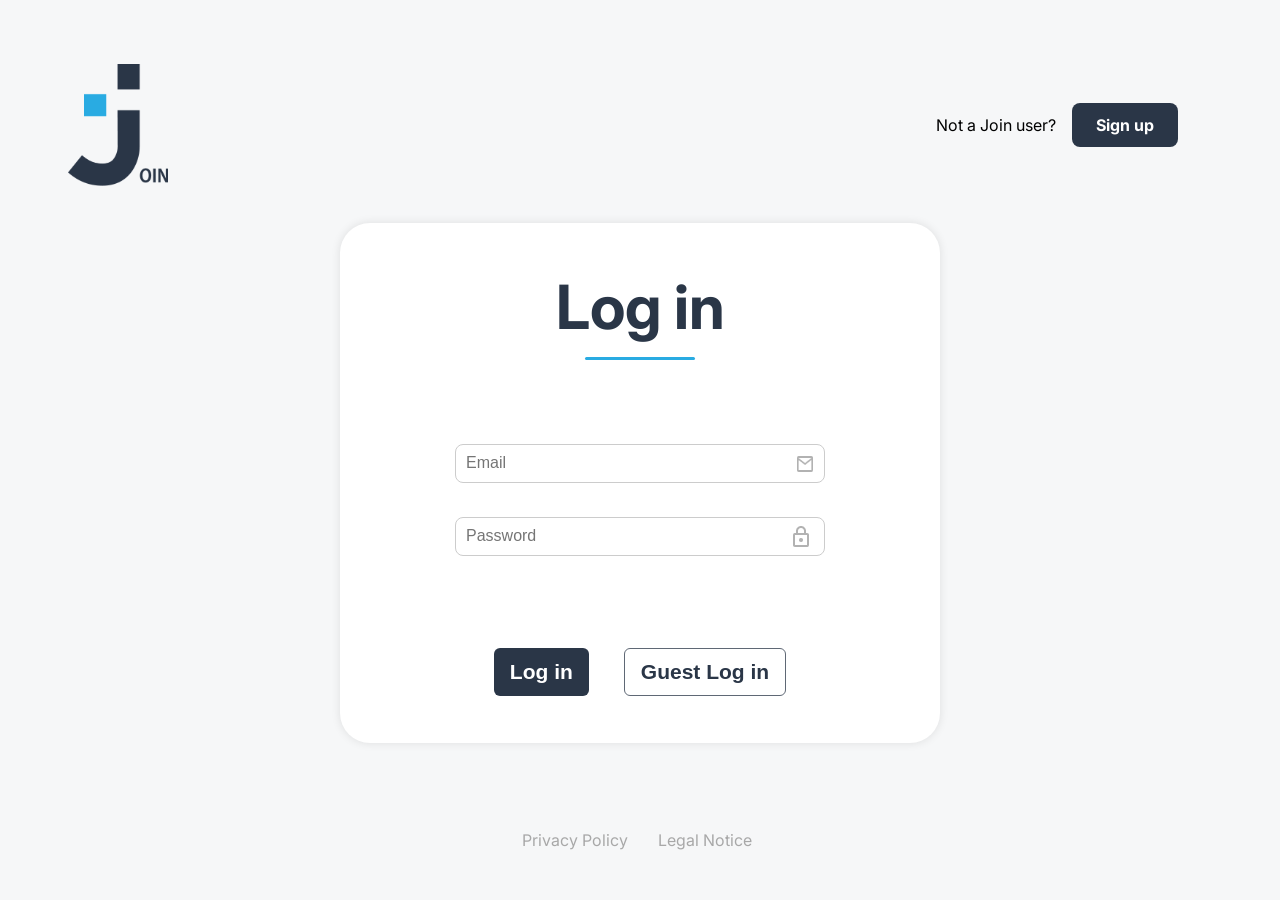
<file: index.html>
<!DOCTYPE html>
<html lang="en">
<head>
    <meta charset="UTF-8">
    <meta name="viewport" content="width=device-width, initial-scale=1.0">
    <title>Join – Log in</title>
    <link rel="icon" href="./assets/icons/favicon.svg" type="image/png">
    <link rel="stylesheet" href="./style.css">
    <link rel="stylesheet" href="./styles/main.css">
    <link rel="stylesheet" href="./styles/login.css">
    <link rel="stylesheet" href="./styles/splash.css">
</head>
<body class="logIn">

    <div class="splashLogoContainer" id="splashLogoContainer">
        <picture>
            <source media="(max-width: 600px)" srcset="./assets/img/logo.png">
            <img class="logoImage" id="splashLogo" src="./assets/img/logo_dark.png" alt="Join Logo">
        </picture>
    </div>

    <div class="loginPageWrapper">
        <header class="logInHeader fadeHeader">
            <img class="logInLogo" src="./assets/img/logo_dark.png" alt="Join Logo">
            <div class="signupContainer">
                <span>Not a Join user?</span>
                <a href="./htmls/signup.html">Sign up</a>
            </div>
        </header>

        <main class="logInMain fadeMain">
            <div class="logInBox">

                <h1>Log in</h1>

                <p id="msgBox" class="msgBox"></p>

                <form action="#" novalidate>

                    <div class="inputField">
                        <input
                            id="loginEmail"
                            type="email"
                            name="email"
                            placeholder="Email"
                            aria-label="Email"
                        >
                        <img class="inputIcon" src="./assets/icons/mail.png" alt="" aria-hidden="true">
                    </div>
                    <span id="loginEmailError" class="inputError">Please enter a valid email address</span>

                    <div class="inputField loginInputWrapper">
                        <input
                            id="loginPassword"
                            type="password"
                            name="password"
                            placeholder="Password"
                            aria-label="Password"
                        >
                        <img
                            id="loginPasswordToggle"
                            class="inputIcon passwordToggle"
                            src="./assets/icons/lock.png"
                            alt="Toggle password visibility"
                            role="button"
                            tabindex="0"
                        >
                    </div>

                    <p class="wrongDataAlert">Check your email and password. Please try again.</p>

                    <div class="loginButtons">
                        <button class="logInBtn" type="submit">Log in</button>
                        <button class="guestBtn" type="button" id="guestLoginBtn">Guest Log in</button>
                    </div>

                </form>

            </div>
        </main>

        <footer class="logInFooter fadeFooter">
            <a href="./htmls/privacy_policy.html">Privacy Policy</a>
            <a href="./htmls/legal_notice.html">Legal Notice</a>
        </footer>
    </div>

    <div class="landscape_blocker">
        <p>Please rotate your device.</p>
    </div>

    <script src="./scripts/firebase.js" defer></script>
    <script src="./scripts/splashlogo.js" defer></script>
    <script src="./scripts/password_toggle.js" defer></script>
    <script src="./scripts/login.js" defer></script>
</body>
</html>
</file>
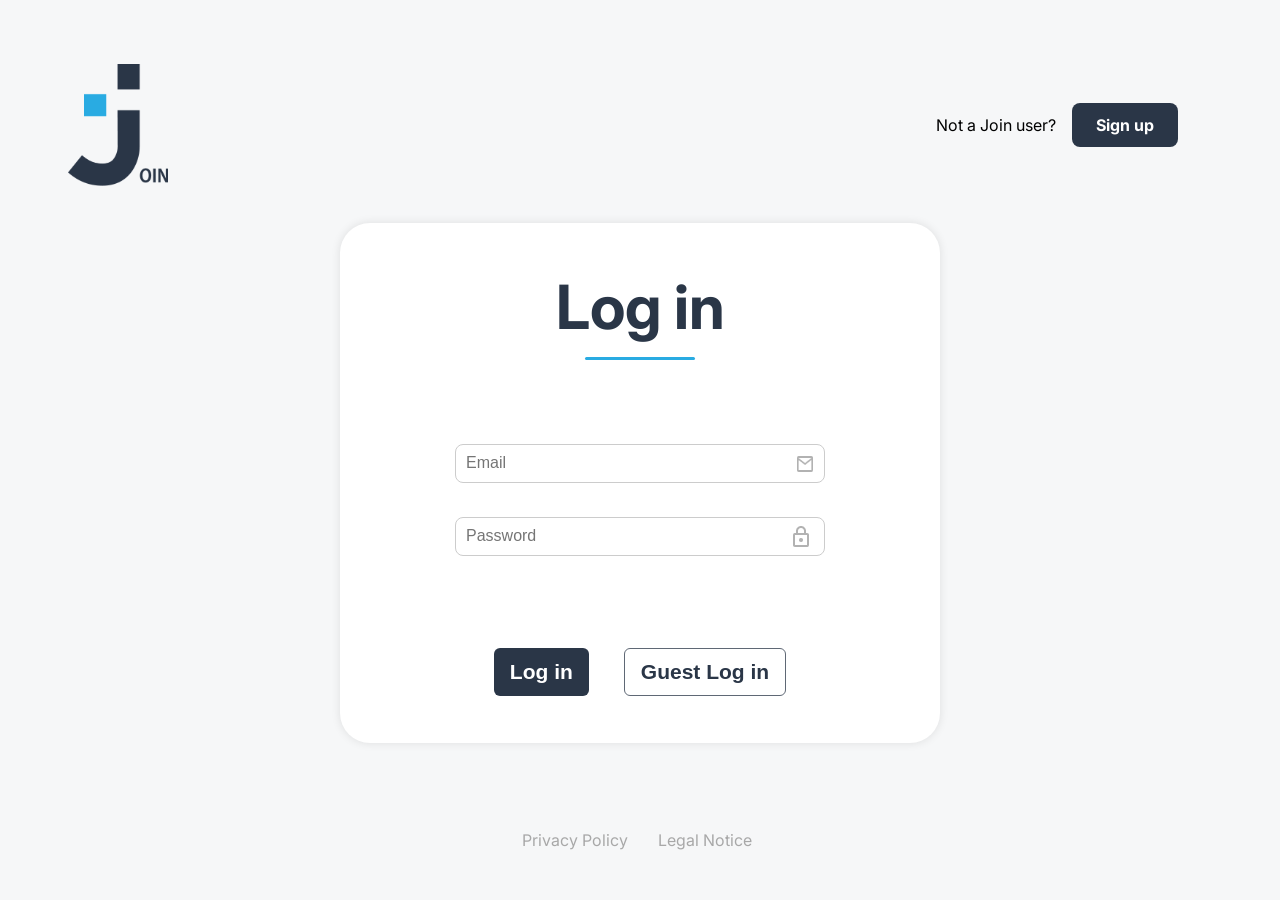
<file: htmls/add_task.html>
<!doctype html>
<html lang="en">
  <head>
    <meta charset="UTF-8" />
    <meta name="viewport" content="width=device-width, initial-scale=1.0" />
    <title>Add Task</title>
    <link rel="icon" href="../assets/icons/favicon.svg" type="image/png" />
    <script src="../scripts/auth_guard.js"></script>
    <link rel="stylesheet" href="../style.css" />
    <link rel="stylesheet" href="../styles/main.css" />
    <link rel="stylesheet" href="../styles/sidebar.css" />
    <link rel="stylesheet" href="../styles/header_nav.css" />
    <link rel="stylesheet" href="../styles/bottom_nav.css" />
    <link rel="stylesheet" href="../styles/login.css" />
    <link rel="stylesheet" href="../styles/add_task.css" />
    <link rel="stylesheet" href="../styles/add_task_subtasks.css" />
    <link rel="stylesheet" href="../styles/assigned_dropdown.css" />
    <link rel="stylesheet" href="../styles/toast.css" />
  </head>
  <body>
    <div data-include="../templates/sidebar.html"></div>
    <div data-include="../templates/header.html"></div>

    <main class="content">
      <div class="add_task_layout">
        <h1 class="add_task_heading">Add Task</h1>

        <form id="addTaskForm" class="form_container" onsubmit="createTask(event)" novalidate>
          <div class="add_task_columns">
             
            <div class="add_task_left">
            
              <div class="add_task_field">
                <label class="add_task_label" for="taskTitle"
                  >Title <span class="required_star">*</span></label
                >
                <div class="inputField">
                  <input
                    id="taskTitle"
                    type="text"
                    placeholder="Enter a title"
                  />
                </div>
                <span class="field_error" id="taskTitleError"
                  >This field is required</span
                >
              </div>

              <div class="add_task_field">
                <label class="add_task_label" for="taskDescription"
                  >Description</label
                >
                <textarea
                  id="taskDescription"
                  class="add_task_textarea"
                  placeholder="Enter a Description"
                ></textarea>
              </div>

              <div class="due_date_container">
                <div class="add_task_field">
                  <label class="add_task_label" for="taskDueDate"
                    >Due date <span class="required_star">*</span></label
                  >
                  <div class="inputField">
                    <input
                      id="taskDueDate"
                      type="text"
                      placeholder="dd/mm/yyyy"
                      maxlength="10"
                      inputmode="numeric"
                    />
                    <input
                      id="taskDueDatePicker"
                      type="date"
                      class="due_date_picker_hidden"
                      tabindex="-1"
                    />
                    <button
                      type="button"
                      class="due_date_trigger"
                      onclick="openDueDatePicker()"
                      aria-label="Open calendar"
                    >
                      <svg
                        width="18"
                        height="18"
                        viewBox="0 0 18 18"
                        fill="none"
                        xmlns="http://www.w3.org/2000/svg"
                        aria-hidden="true"
                      >
                        <rect
                          x="1"
                          y="3"
                          width="16"
                          height="14"
                          rx="2"
                          stroke="#2a3647"
                          stroke-width="1.5"
                        />
                        <path d="M1 7h16" stroke="#2a3647" stroke-width="1.5" />
                        <path
                          d="M5 1v4M13 1v4"
                          stroke="#2a3647"
                          stroke-width="1.5"
                          stroke-linecap="round"
                        />
                        <circle cx="13.5" cy="13.5" r="2" fill="#2a3647" />
                      </svg>
                    </button>
                  </div>
                  <span class="field_error" id="taskDueDateError"
                    >This field is required</span
                  >
                </div>
              </div>
             </div>

             <div class="add_task_divider"></div>

             <div class="add_task_right">
            <div class="add_task_field">
              <label class="add_task_label" id="prioLabel">Priority</label>
              <div
                class="add_task_prio_btns"
                role="group"
                aria-labelledby="prioLabel"
              >
                <button
                  class="add_task_prio_btn"
                  type="button"
                  data-priority="urgent"
                  aria-pressed="false"
                >
                  Urgent
                  <svg
                    class="prio_icon"
                    aria-hidden="true"
                    width="20"
                    height="15"
                    viewBox="0 0 20 15"
                    fill="none"
                    xmlns="http://www.w3.org/2000/svg"
                  >
                    <path
                      d="M18.9043 14.5096C18.6696 14.51 18.4411 14.4351 18.2522 14.2961L10.0001 8.21288L1.74809 14.2961C1.63224 14.3816 1.50066 14.4435 1.36086 14.4783C1.22106 14.513 1.07577 14.5199 0.933305 14.4986C0.790837 14.4772 0.653973 14.428 0.530528 14.3538C0.407083 14.2796 0.299474 14.1818 0.213845 14.0661C0.128216 13.9503 0.0662437 13.8188 0.0314671 13.6791C-0.00330956 13.5394 -0.0102098 13.3943 0.0111604 13.2519C0.0543195 12.9644 0.21001 12.7058 0.443982 12.533L9.34809 5.96249C9.53679 5.8229 9.76536 5.74756 10.0001 5.74756C10.2349 5.74756 10.4635 5.8229 10.6522 5.96249L19.5563 12.533C19.7422 12.6699 19.8801 12.862 19.9503 13.0819C20.0204 13.3018 20.0193 13.5382 19.9469 13.7573C19.8746 13.9765 19.7349 14.1673 19.5476 14.3024C19.3604 14.4375 19.1352 14.51 18.9043 14.5096Z"
                      fill="#FF3D00"
                    />
                    <path
                      d="M18.9043 8.76057C18.6696 8.76097 18.4411 8.68612 18.2522 8.54702L10.0002 2.46386L1.7481 8.54702C1.51412 8.71983 1.22104 8.79269 0.93331 8.74956C0.645583 8.70643 0.386785 8.55086 0.213849 8.31706C0.0409137 8.08326 -0.0319941 7.79039 0.011165 7.50288C0.054324 7.21536 0.210015 6.95676 0.443986 6.78395L9.3481 0.213471C9.5368 0.0738799 9.76537 -0.00146484 10.0002 -0.00146484C10.2349 -0.00146484 10.4635 0.0738799 10.6522 0.213471L19.5563 6.78395C19.7422 6.92087 19.8801 7.11298 19.9503 7.33286C20.0204 7.55274 20.0193 7.78914 19.947 8.00832C19.8746 8.22751 19.7349 8.41826 19.5476 8.55335C19.3604 8.68844 19.1352 8.76096 18.9043 8.76057Z"
                      fill="#FF3D00"
                    />
                  </svg>
                </button>
                <button
                  class="add_task_prio_btn"
                  type="button"
                  data-priority="medium"
                  aria-pressed="false"
                >
                  Medium
                  <svg
                    class="prio_icon"
                    aria-hidden="true"
                    width="20"
                    height="8"
                    viewBox="0 0 20 8"
                    fill="none"
                    xmlns="http://www.w3.org/2000/svg"
                  >
                    <path
                      d="M18.9041 7.45086H1.09589C0.805242 7.45086 0.526498 7.33456 0.320979 7.12755C0.11546 6.92054 0 6.63977 0 6.34701C0 6.05425 0.11546 5.77349 0.320979 5.56647C0.526498 5.35946 0.805242 5.24316 1.09589 5.24316H18.9041C19.1948 5.24316 19.4735 5.35946 19.679 5.56647C19.8845 5.77349 20 6.05425 20 6.34701C20 6.63977 19.8845 6.92054 19.679 7.12755C19.4735 7.33456 19.1948 7.45086 18.9041 7.45086Z"
                      fill="#FFA800"
                    />
                    <path
                      d="M18.9041 2.2077H1.09589C0.805242 2.2077 0.526498 2.0914 0.320979 1.88439C0.11546 1.67738 0 1.39661 0 1.10385C0 0.81109 0.11546 0.530322 0.320979 0.32331C0.526498 0.116298 0.805242 0 1.09589 0L18.9041 0C19.1948 0 19.4735 0.116298 19.679 0.32331C19.8845 0.530322 20 0.81109 20 1.10385C20 1.39661 19.8845 1.67738 19.679 1.88439C19.4735 2.0914 19.1948 2.2077 18.9041 2.2077Z"
                      fill="#FFA800"
                    />
                  </svg>
                </button>
                <button
                  class="add_task_prio_btn"
                  type="button"
                  data-priority="low"
                  aria-pressed="false"
                >
                  Low
                  <svg
                    class="prio_icon"
                    aria-hidden="true"
                    width="20"
                    height="15"
                    viewBox="0 0 20 15"
                    fill="none"
                    xmlns="http://www.w3.org/2000/svg"
                  >
                    <path
                      d="M10 8.76077C9.7654 8.76118 9.53687 8.68634 9.34802 8.54726L0.444913 1.97752C0.329075 1.89197 0.231235 1.78445 0.15698 1.66111C0.0827245 1.53777 0.033508 1.40102 0.0121402 1.25868C-0.031014 0.971193 0.0418855 0.678356 0.214802 0.444584C0.387718 0.210811 0.646486 0.0552534 0.934181 0.0121312C1.22188 -0.0309911 1.51493 0.0418545 1.74888 0.214643L10 6.29712L18.2511 0.214643C18.367 0.129087 18.4985 0.0671675 18.6383 0.0324205C18.7781 -0.00232646 18.9234 -0.00922079 19.0658 0.0121312C19.2083 0.0334832 19.3451 0.0826633 19.4685 0.156864C19.592 0.231064 19.6996 0.328831 19.7852 0.444584C19.8708 0.560336 19.9328 0.691806 19.9676 0.831488C20.0023 0.97117 20.0092 1.11633 19.9879 1.25868C19.9665 1.40102 19.9173 1.53777 19.843 1.66111C19.7688 1.78445 19.6709 1.89197 19.5551 1.97752L10.652 8.54726C10.4631 8.68634 10.2346 8.76118 10 8.76077Z"
                      fill="#7AE229"
                    />
                    <path
                      d="M10 14.5093C9.7654 14.5097 9.53687 14.4349 9.34802 14.2958L0.444913 7.72606C0.210967 7.55327 0.0552944 7.29469 0.0121402 7.00721C-0.031014 6.71973 0.0418855 6.42689 0.214802 6.19312C0.387718 5.95935 0.646486 5.80379 0.934181 5.76067C1.22188 5.71754 1.51493 5.79039 1.74888 5.96318L10 12.0457L18.2511 5.96318C18.4851 5.79039 18.7781 5.71754 19.0658 5.76067C19.3535 5.80379 19.6123 5.95935 19.7852 6.19312C19.9581 6.42689 20.031 6.71973 19.9879 7.00721C19.9447 7.29469 19.789 7.55327 19.5551 7.72606L10.652 14.2958C10.4631 14.4349 10.2346 14.5097 10 14.5093Z"
                      fill="#7AE229"
                    />
                  </svg>
                </button>
              </div>
            </div>

            <div class="add_task_field">
              <label class="add_task_label">Assigned to</label>
              <div class="assigned_dropdown" id="assignedDropdown">
                <div
                  class="assigned_trigger"
                  role="combobox"
                  aria-expanded="false"
                  aria-haspopup="listbox"
                  aria-controls="assignedOptions"
                  aria-label="Assign contacts"
                  tabindex="0"
                  onclick="toggleAssignedDropdown()"
                  onkeydown="
                    if (event.key === 'Enter' || event.key === ' ') {
                      event.preventDefault();
                      toggleAssignedDropdown();
                    }
                  "
                >
                  <span class="assigned_placeholder"
                    >Select contacts to assign</span
                  >
                  <svg
                    class="assigned_arrow"
                    id="assignedArrow"
                    aria-hidden="true"
                    width="8"
                    height="5"
                    viewBox="0 0 12 8"
                    xmlns="http://www.w3.org/2000/svg"
                  >
                    <polygon points="0,0 12,0 6,8" fill="#2A3647" />assigned_avatars
                  </svg>
                </div>
                <ul
                  class="assigned_options hidden"
                  id="assignedOptions"
                  role="listbox"
                  aria-label="Contacts"
                ></ul>
              </div>
              <div class="assigned_avatars" id="assignedAvatars"></div>
            </div>

            <div class="add_task_field add_task_field--category">
              <label class="add_task_label"
                >Category <span class="required_star">*</span></label
              >
              <input type="hidden" id="taskCategory" aria-hidden="true" />
              <div class="assigned_dropdown" id="categoryDropdown">
                <div
                  class="assigned_trigger"
                  role="combobox"
                  aria-expanded="false"
                  aria-haspopup="listbox"
                  aria-controls="categoryOptions"
                  aria-label="Select category"
                  tabindex="0"
                  onclick="toggleCategoryDropdown()"
                  onkeydown="
                    if (event.key === 'Enter' || event.key === ' ') {
                      event.preventDefault();
                      toggleCategoryDropdown();
                    }
                  "
                >
                  <span class="assigned_placeholder" id="categoryPlaceholder"
                    >Select task category</span
                  >
                  <svg
                    class="assigned_arrow"
                    id="categoryArrow"
                    aria-hidden="true"
                    width="8"
                    height="5"
                    viewBox="0 0 12 8"
                    xmlns="http://www.w3.org/2000/svg"
                  >
                    <polygon points="0,0 12,0 6,8" fill="#2A3647" />
                  </svg>
                </div>
                <ul
                  class="assigned_options hidden"
                  id="categoryOptions"
                  role="listbox"
                  aria-label="Categories"
                >
                  <li
                    class="assigned_option"
                    role="option"
                    tabindex="0"
                    onclick="
                      selectCategory('technical', 'Technical Task', this)
                    "
                    onkeydown="
                      if (event.key === 'Enter' || event.key === ' ') {
                        event.preventDefault();
                        selectCategory('technical', 'Technical Task', this);
                      }
                    "
                  >
                    Technical Task
                  </li>
                  <li
                    class="assigned_option"
                    role="option"
                    tabindex="0"
                    onclick="selectCategory('user_story', 'User Story', this)"
                    onkeydown="
                      if (event.key === 'Enter' || event.key === ' ') {
                        event.preventDefault();
                        selectCategory('user_story', 'User Story', this);
                      }
                    "
                  >
                    User Story
                  </li>
                </ul>
              </div>
              <span class="field_error" id="taskCategoryError"
                >This field is required</span
              >
            </div>

            <div class="add_task_field add_task_field--subtasks">
              <label class="add_task_label" for="subtaskInput">Subtasks</label>
              <div class="inputField">
                <input
                  id="subtaskInput"
                  type="text"
                  placeholder="Add new subtask"
                />
                <div id="subtaskEditIcons" class="subtask_edit_icons">
                  <button
                    type="button"
                    id="clearSubtaskBtn"
                    class="subtask_icon_btn"
                    aria-label="Clear"
                  >
                    &#x2715;
                  </button>
                  <span class="subtask_sep">|</span>
                  <button
                    type="button"
                    id="confirmSubtaskBtn"
                    class="subtask_icon_btn"
                    aria-label="Add subtask"
                  >
                    &#x2713;
                  </button>
                </div>
              </div>
              <div class="subtasks_actions_container">
                <div class="add_task_subtask_list_container">
                  <ul id="subtaskList" class="add_task_subtask_list"></ul>
              </div>
              
            </div>

            <span class="required_note required_note--mobile"><span class="required_star">*</span> This field is required</span>

             </div>

            </div>

          </div>

          <div class="form_footer">
              <span class="required_note required_note--desktop"><span class="required_star">*</span> This field is required</span>
              <div class="add_task_actions">
                <button type="button" class="add_task_btn add_task_btn_clear">
                  Clear <span>&#x2715;</span>
                </button>
                <button type="submit" class="add_task_btn add_task_btn_create">
                  Create Task <span>&#x2713;</span>
                </button>
              </div>

          </div>
             
        </form>
      </div>
    </main>

    <div data-include="../templates/bottom_nav.html"></div>

    <div
      id="addTaskToast"
      class="add_task_toast"
      role="status"
      aria-live="polite"
      aria-atomic="true"
    ></div>

    <div
      id="taskAddedNotice"
      class="task_added_notice"
      role="status"
      aria-live="polite"
      aria-atomic="true"
    >
      <span>Task added to board</span>
      <img src="../assets/icons/board.svg" alt="" aria-hidden="true" />
    </div>

    <script src="../scripts/firebase.js"></script>
    <script src="../scripts/utils.js"></script>
    <script src="../templates/include_html.js"></script>
    <script src="../templates/template.js"></script>
    <script src="../scripts/current_user_contact.js"></script>
    <script src="../scripts/add_task_widgets.js"></script>
    <script src="../scripts/add_task_date.js"></script>
    <script src="../scripts/add_task_form.js"></script>
    <script src="../scripts/add_task.js"></script>
  </body>
</html>
</file>
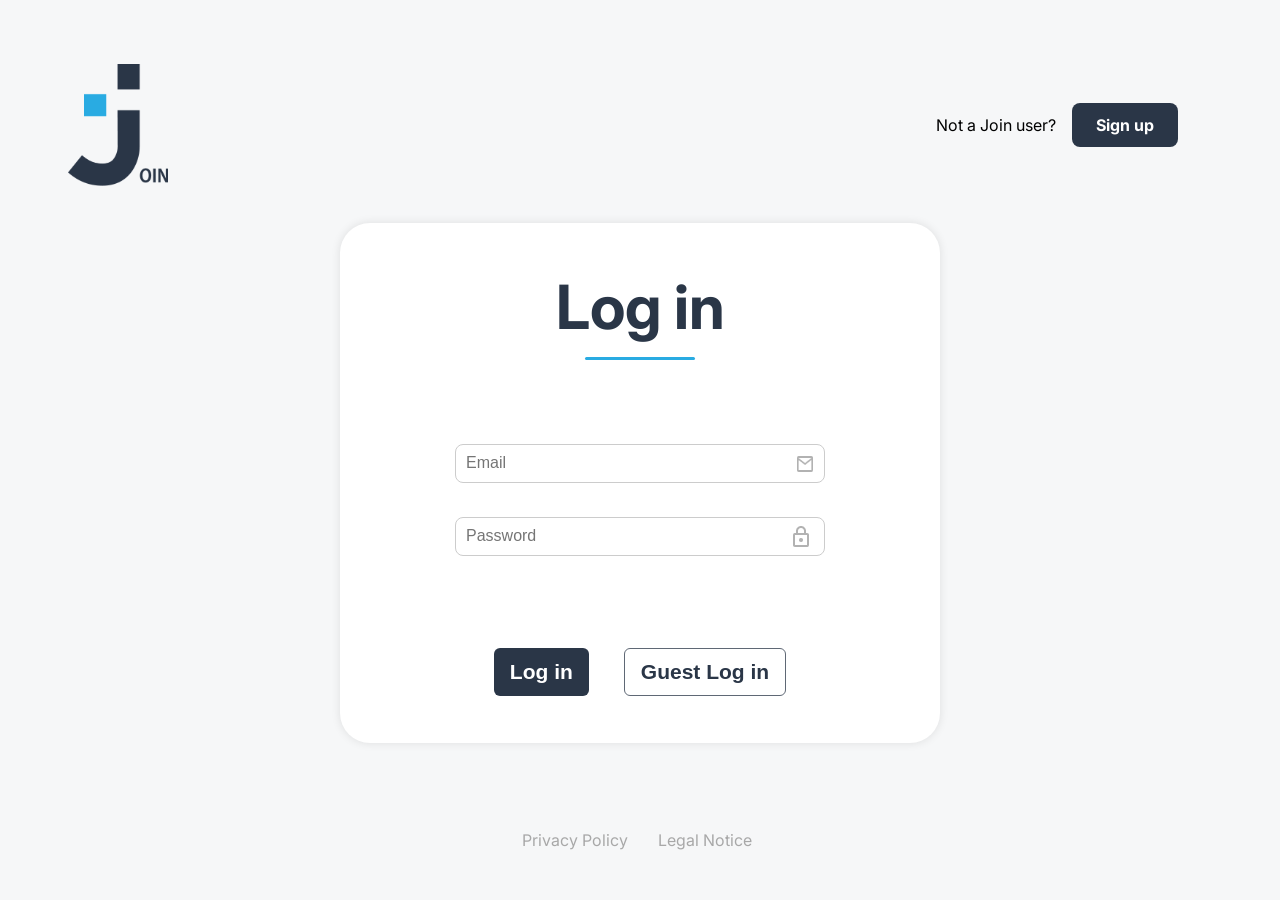
<file: htmls/board.html>
<!doctype html>
<html lang="en">
  <head>
    <meta charset="UTF-8" />
    <meta name="viewport" content="width=device-width, initial-scale=1.0" />
    <title>Board</title>
    <script src="../scripts/auth_guard.js"></script>
    <link rel="icon" href="../assets/icons/favicon.svg" type="image/png" />
    <link rel="stylesheet" href="../style.css" />
    <link rel="stylesheet" href="../styles/main.css" />
    <link rel="stylesheet" href="../styles/sidebar.css" />
    <link rel="stylesheet" href="../styles/header_nav.css" />
    <link rel="stylesheet" href="../styles/bottom_nav.css" />
    <link rel="stylesheet" href="../styles/contacts.css" />
    <link rel="stylesheet" href="../styles/contacts_list.css" />
    <link rel="stylesheet" href="../styles/contacts_modal.css" />
    <link rel="stylesheet" href="../styles/add_task.css" />
    <link rel="stylesheet" href="../styles/add_task_subtasks.css" />
    <link rel="stylesheet" href="../styles/assigned_dropdown.css" />
    <link rel="stylesheet" href="../styles/toast.css" />
    <link rel="stylesheet" href="../styles/login.css" />
    <link rel="stylesheet" href="../styles/board_dialog.css" />
    <link rel="stylesheet" href="../styles/board.css" />
  </head>

  <body>
    <div data-include="../templates/sidebar.html"></div>
    <div data-include="../templates/header.html"></div>

    <main class="content">
      
      <dialog id="delete_task" class="delete_task">
        <h2>Delete Task?</h2>
        <p>Are you sure you want to delete this task?</p>

        <div class="delete_buttons">
          <button onclick="closeDeleteTask()">Cancel</button>
          <button onclick="deleteTask()">Delete</button>
        </div>
      </dialog>

      <dialog class="dialogTask" id="dialogTask"></dialog>

      <dialog id="dialog_add_task_board"></dialog>

      <section id="board" class="board">
        <div class="titel_and_search">
          <div class="header_mobile_flex">
            <h1>Board</h1>
            <button
              class="header_mobile_board"
              aria-label="Add task"
              onclick="openAddTaskPopUp()"
            >
              <img
                src="../assets/icons/add_plus.svg"
                alt=""
              />
            </button>
          </div>
          <div class="search_container">
            <div class="search">
              <div class="search_field">
                <input type="text" id="search" placeholder="Find Task" />
                <div class="search_icon" id="search_icon">
                  <img src="../assets/icons/search.svg" alt="" />
                </div>
              </div>

              <button onclick="openAddTaskPopUp()">
                Add task
                <img src="../assets/icons/add_plus.svg" alt="plus icos" />
              </button>
            </div>
            <span id="no_results_alert"></span>
          </div>
        </div>

        <div class="task_steps">
          <div id="toDo" class="to_do">
            <div class="task_column">
              <h3>To do</h3>
              <button onclick="openAddTaskPopUp('todo')">+</button>
            </div>
            <div
              id="toDoField"
              data-status="todo"
              ondrop="moveTo(event)"
              ondragover="
                allowDrop(event);
                highlight('toDoField');
              "
              ondragleave="removeHighlight('toDoField')"
              class="task_field"
            ></div>
          </div>

          <div id="InProgress" class="in_progress">
            <div class="task_column">
              <h3>In progress</h3>
              <button onclick="openAddTaskPopUp('inprogress')">+</button>
            </div>
            <div
              id="inProgressField"
              data-status="inprogress"
              ondrop="moveTo(event)"
              ondragover="
                allowDrop(event);
                highlight('inProgressField');
              "
              ondragleave="removeHighlight('inProgressField')"
              class="task_field"
            ></div>
          </div>

          <div id="awaitFeedback" class="await_feedback">
            <div class="task_column">
              <h3>Await feedback</h3>

              <button
                class="aw_btn_wrap"
                onclick="openAddTaskPopUp('awaitfeedback')"
              >
                +
              </button>
            </div>
            <div
              id="awaitFeedbackField"
              data-status="awaitfeedback"
              ondrop="moveTo(event)"
              ondragover="
                allowDrop(event);
                highlight('awaitFeedbackField');
              "
              ondragleave="removeHighlight('awaitFeedbackField')"
              class="task_field"
            ></div>
          </div>

          <div id="done" class="done">
            <div class="task_column">
              <h3>Done</h3>
            </div>
            <div
              id="doneField"
              data-status="done"
              ondrop="moveTo(event)"
              ondragover="
                allowDrop(event);
                highlight('doneField');
              "
              ondragleave="removeHighlight('doneField')"
              class="task_field"
            ></div>
          </div>
        </div>
      </section>
    </main>

    <div
      id="addTaskToast"
      class="add_task_toast"
      role="status"
      aria-live="polite"
      aria-atomic="true"
    ></div>

    <div
      id="contactToast"
      class="contactToast"
      role="status"
      aria-live="polite"
      aria-atomic="true"
    ></div>

    <div data-include="../templates/bottom_nav.html"></div>

    <script src="../scripts/firebase.js"></script>

    <script src="../templates/template.js"></script>
    <script src="../templates/board_html.js"></script>

    <script src="../scripts/utils.js"></script>
    <script src="../scripts/current_user_contact.js"></script>
    <script src="../scripts/add_task_widgets.js"></script>
    <script src="../scripts/add_task_date.js"></script>
    <script src="../scripts/add_task_form.js"></script>
    <script src="../scripts/add_task.js"></script>

    <script src="../scripts/board_utils.js"></script>
    <script src="../scripts/board_edit.js"></script>
    <script src="../scripts/board_dialogs.js"></script>
    <script src="../scripts/board.js"></script>
    <script src="../templates/include_html.js"></script>
  </body>
</html>
</file>
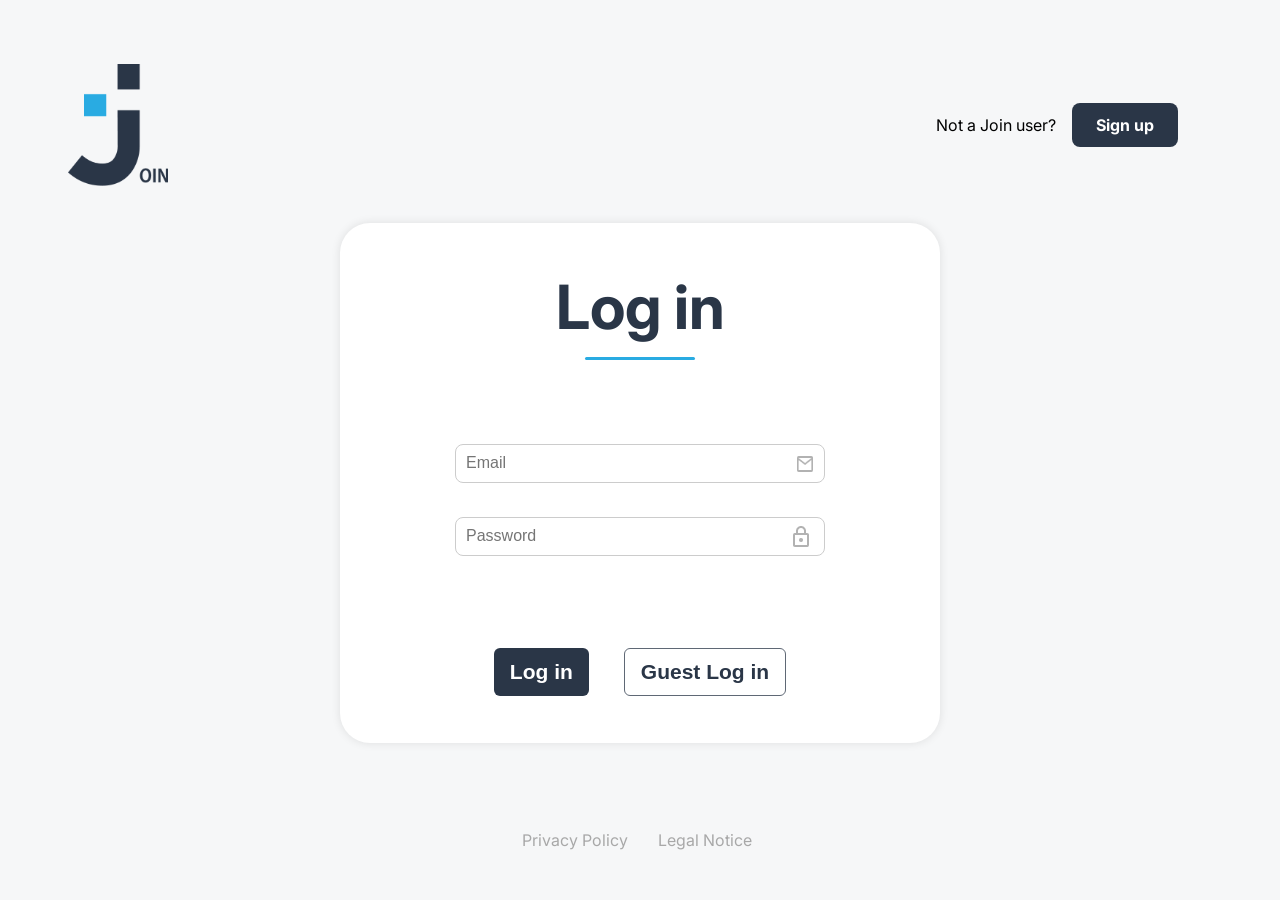
<file: htmls/contacts.html>
<!doctype html>
<html lang="en">
  <head>
    <meta charset="UTF-8" />
    <meta name="viewport" content="width=device-width, initial-scale=1.0" />
    <title>Contacts</title>
    <link rel="icon" href="../assets/icons/favicon.svg" type="image/png" />
    <script src="../scripts/auth_guard.js"></script>
    <link rel="stylesheet" href="../style.css" />
    <link rel="stylesheet" href="../styles/main.css" />
    <link rel="stylesheet" href="../styles/sidebar.css" />
    <link rel="stylesheet" href="../styles/header_nav.css" />
    <link rel="stylesheet" href="../styles/bottom_nav.css" />
    <link rel="stylesheet" href="../styles/summary.css" />
    <link rel="stylesheet" href="../styles/login.css" />
    <link rel="stylesheet" href="../styles/contacts.css" />
    <link rel="stylesheet" href="../styles/contacts_list.css" />
    <link rel="stylesheet" href="../styles/contacts_modal.css" />
  </head>
  <body>
    <div data-include="../templates/sidebar.html"></div>
    <div data-include="../templates/header.html"></div>

    <main class="content contacts_content">
      <div class="contacts_layout">
        <div class="contacts_left">
          <button class="btn_add_contact" onclick="openAddContact()">
            <span>Add new contact</span>
            <div class="person_add">
              <img
                src="../assets/icons/person_add.svg"
                alt=""
                aria-hidden="true"
              />
            </div>
          </button>
          <div id="contactList" class="contact_list"></div>
        </div>

        <div class="contacts_right">
          <div class="contacts_right_top">
            <h2 class="contacts_heading">Contacts</h2>
            <div class="contacts_divider_vertical"></div>
            <span class="contacts_subheading">Better with a team</span>
            <button
              class="btn_back_to_contacts"
              onclick="closeContactDetail()"
              aria-label="Back to contact list"
            >
              <img
                src="../assets/icons/arrow-left.svg"
                alt=""
                aria-hidden="true"
              />
            </button>
          </div>

          <div class="contacts_right_bottom hidden">
            <div class="crb_header">
              <div class="crb_avatar">AB</div>
              <div class="crb_name_actions">
                <h3 class="crb_name">Full Name</h3>
                <div class="crb_actions">
                  <button
                    class="crb_btn"
                    onclick="openEditContact(activeContact)"
                    aria-label="Edit contact"
                  >
                    <img class="crb_edit_button"
                      src="../assets/icons/edit.svg"
                      alt=""
                      aria-hidden="true"
                    />
                    Edit
                  </button>
                  <button
                    class="crb_btn"
                    onclick="deleteContact()"
                    aria-label="Delete contact"
                  >
                    <img class="crb_delete_button"
                      src="../assets/icons/delete.svg"
                      alt=""
                      aria-hidden="true"
                    />
                    Delete
                  </button>
                </div>
              </div>
            </div>

            <div class="crb_info">
              <h4 class="crb_info_heading">Contact Information</h4>
              <div class="crb_info_row">
                <span class="crb_info_label">Email</span>
                <a class="crb_info_email" id="detailEmail" href="#"></a>
              </div>
              <div class="crb_info_row">
                <span class="crb_info_label">Phone</span>
                <span class="crb_info_value" id="detailPhone"></span>
              </div>
            </div>
          </div>
        </div>
      </div>
    </main>

    <div data-include="../templates/bottom_nav.html"></div>

    <div
      id="addContactOverlay"
      class="add_contact_overlay hidden"
      onclick="overlayClose(event)"
    >
      <div
        class="add_contact_modal"
        role="dialog"
        aria-modal="true"
        aria-labelledby="addContactTitle"
      >
        <button
          class="modal_close_btn"
          onclick="closeAddContact()"
          aria-label="Close dialog"
        >
          &#x2715;
        </button>

        <div class="modal_left">
          <img
            class="modal_logo"
            src="../assets/img/logo.png"
            alt=""
            aria-hidden="true"
          />
          <h2 class="modal_heading" id="addContactTitle">Add contact</h2>
          <p class="modal_sub">Tasks are better with a team!</p>
          <div class="modal_divider"></div>
        </div>

        <div class="modal_right">
          <div class="modal_body">
            <div class="modal_avatar_col">
              <div class="modal_avatar">
                <img
                  src="../assets/icons/person.png"
                  alt=""
                  aria-hidden="true"
                />
              </div>
            </div>

            <form
              class="modal_form_col"
              onsubmit="createContact(event)"
              novalidate
            >
              <div class="inputFieldContainer">
                <div class="inputField">
                  <input
                    id="contactName"
                    type="text"
                    placeholder="Name"
                    aria-label="Name"
                  />
                  <img
                    class="inputIcon"
                    src="../assets/icons/person.png"
                    alt=""
                    aria-hidden="true"
                  />
                </div>

                <span id="contactNameError" class="inputError"
                  >Please enter a valid name.</span
                >
              </div>

              <div class="inputFieldContainer">
                <div class="inputField">
                  <input
                    id="contactEmail"
                    type="email"
                    placeholder="Email"
                    aria-label="Email"
                  />
                  <img
                    class="inputIcon"
                    src="../assets/icons/mail.png"
                    alt=""
                    aria-hidden="true"
                  />
                </div>

                <span id="contactEmailError" class="inputError"
                  >Please enter a valid email address.</span
                >
              </div>

              <div class="inputFieldContainer">
                <div class="inputField">
                  <input
                    id="contactPhone"
                    type="tel"
                    placeholder="Phone"
                    aria-label="Phone"
                  />
                  <img
                    class="inputIcon"
                    src="../assets/icons/phone.png"
                    alt=""
                    aria-hidden="true"
                  />
                </div>

                <span id="contactPhoneError" class="inputError"
                  >Please enter numbers only.</span
                >
              </div>

              <div class="modal_actions">
                <button
                  type="button"
                  class="btn_modal_cancel"
                  onclick="closeAddContact()"
                >
                  Cancel <span>&#x2715;</span>
                </button>
                <button type="submit" class="btn_modal_create">
                  Create contact <span>&#x2713;</span>
                </button>
              </div>
            </form>
          </div>
        </div>
      </div>
    </div>

    <div
      id="editContactOverlay"
      class="add_contact_overlay hidden"
      onclick="overlayEditClose(event)"
    >
      <div
        class="add_contact_modal"
        role="dialog"
        aria-modal="true"
        aria-labelledby="editContactTitle"
      >
        <button
          class="modal_close_btn"
          onclick="closeEditContact()"
          aria-label="Close dialog"
        >
          &#x2715;
        </button>

        <div class="modal_left">
          <img
            class="modal_logo"
            src="../assets/img/logo.png"
            alt=""
            aria-hidden="true"
          />
          <h2 class="modal_heading" id="editContactTitle">Edit contact</h2>
          <p class="modal_sub">Tasks are better with a team!</p>
          <div class="modal_divider"></div>
        </div>

        <div class="modal_right">
          <div class="modal_body">
            <div class="modal_avatar_col">
              <div
                class="modal_avatar modal_avatar_initials"
                id="editContactAvatar"
              ></div>
            </div>

            <form
              class="modal_form_col"
              onsubmit="saveContact(event)"
              novalidate
            >
              <div class="inputFieldContainer">
                <div class="inputField">
                  <input
                    id="editContactName"
                    type="text"
                    placeholder="Name"
                    aria-label="Name"
                  />
                  <img
                    class="inputIcon"
                    src="../assets/icons/person.png"
                    alt=""
                    aria-hidden="true"
                  />
                </div>

                <span id="editContactNameError" class="inputError"
                  >Please enter a valid name.</span
                >
              </div>

              <div class="inputFieldContainer">
                <div class="inputField">
                  <input
                    id="editContactEmail"
                    type="email"
                    placeholder="Email"
                    aria-label="Email"
                  />
                  <img
                    class="inputIcon"
                    src="../assets/icons/mail.png"
                    alt=""
                    aria-hidden="true"
                  />
                </div>

                <span id="editContactEmailError" class="inputError"
                  >Please enter a valid email address.</span
                >
              </div>

              <div class="inputFieldContainer">
                <div class="inputField">
                  <input
                    id="editContactPhone"
                    type="tel"
                    placeholder="Phone"
                    aria-label="Phone"
                  />
                  <img
                    class="inputIcon"
                    src="../assets/icons/phone.png"
                    alt=""
                    aria-hidden="true"
                  />
                </div>

                <span id="editContactPhoneError" class="inputError"
                  >Please enter numbers only.</span
                >
              </div>

              <div class="modal_actions">
                <button
                  type="button"
                  class="btn_modal_cancel"
                  onclick="deleteContact()"
                >
                  Delete
                </button>
                <button type="submit" class="btn_modal_create">
                  Save <span>&#x2713;</span>
                </button>
              </div>
            </form>
          </div>
        </div>
      </div>
    </div>

    <button class="fab_add_contact" onclick="openAddContact()">
      <img src="../assets/icons/person_add.png" alt="Add contact" />
    </button>
    <button class="fab_contact_more" onclick="openEditContact(activeContact)">
      <img src="../assets/icons/more_vert.png" alt="More options" />
    </button>

    <div
      id="contactToast"
      class="contactToast"
      role="status"
      aria-live="polite"
      aria-atomic="true"
    ></div>

    <script src="../scripts/firebase.js"></script>
    <script src="../scripts/utils.js"></script>
    <script src="../templates/include_html.js"></script>
    <script src="../templates/template.js"></script>
    <script src="../scripts/validation.js"></script>
    <script src="../scripts/contacts_validation.js"></script>
    <script src="../scripts/current_user_contact.js"></script>
    <script src="../scripts/contacts.js"></script>
  </body>
</html>
</file>
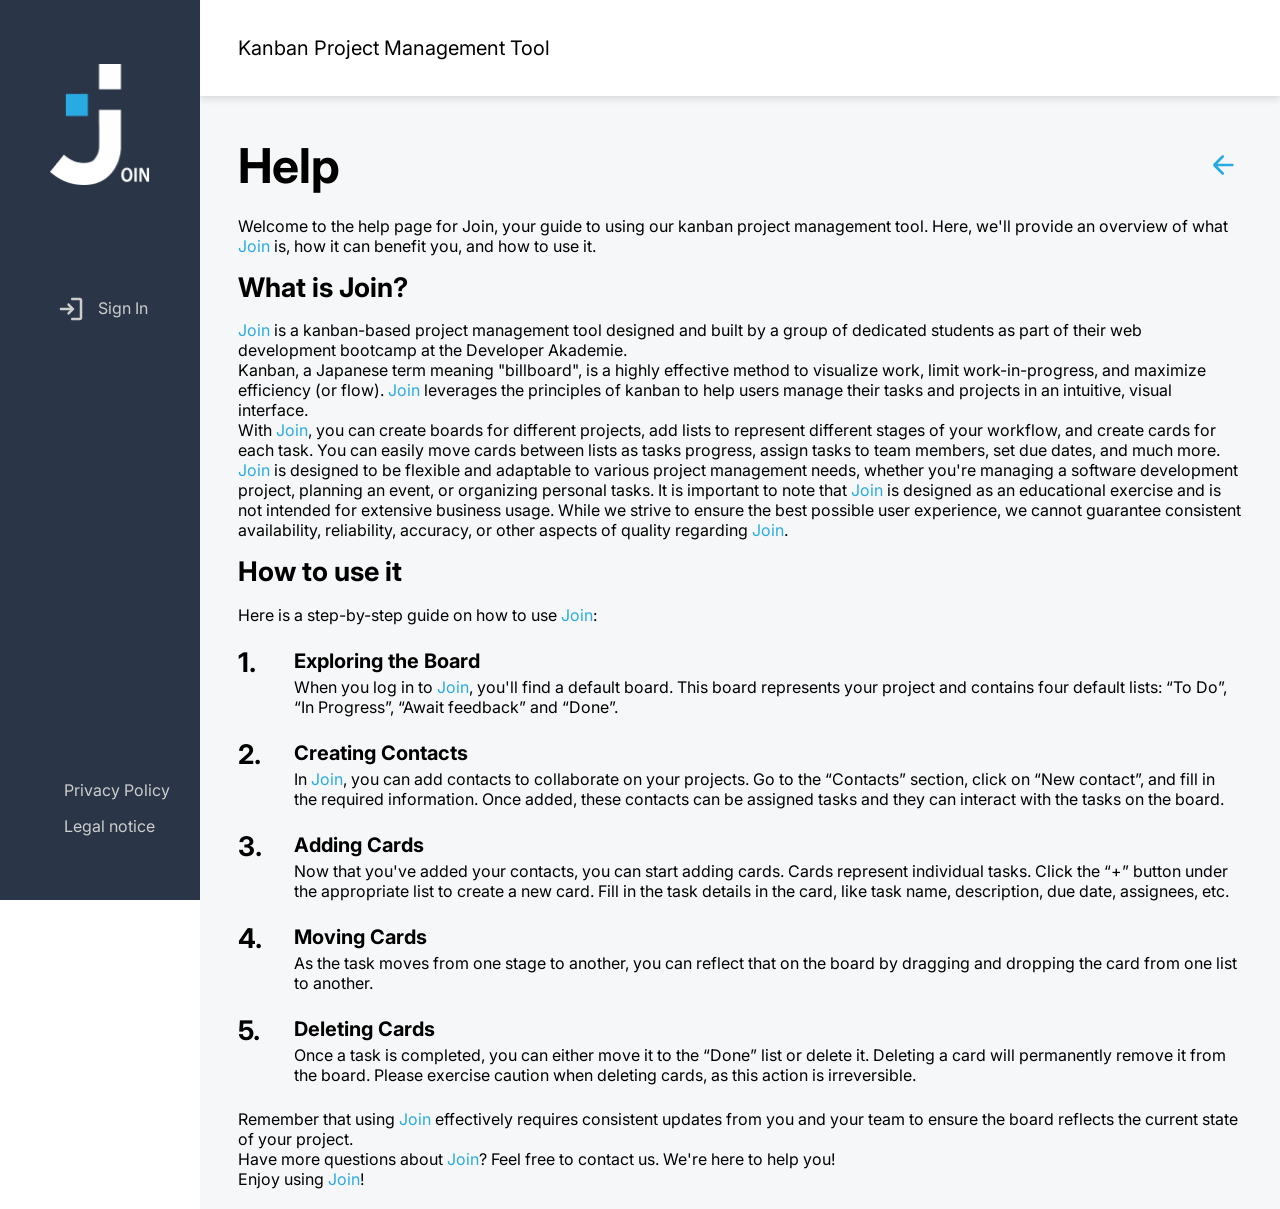
<file: htmls/help.html>
<!doctype html>
<html lang="en">
  <head>
    <meta charset="UTF-8" />
    <meta name="viewport" content="width=device-width, initial-scale=1.0" />
    <title>JOIN - Help</title>
    <link rel="icon" href="../assets/icons/favicon.svg" type="image/png" />
    <link rel="stylesheet" href="../style.css" />
    <link rel="stylesheet" href="../styles/main.css" />
    <link rel="stylesheet" href="../styles/sidebar.css" />
    <link rel="stylesheet" href="../styles/header_nav.css" />
    <link rel="stylesheet" href="../styles/bottom_nav.css" />
    <link rel="stylesheet" href="../styles/help.css" />
  </head>
  <body>
    <div data-include="../templates/sidebar.html"></div>
    <div data-include="../templates/header.html"></div>

    <main class="content help_page">
      <div class="heading">
        <h1>Help</h1>
        <button
          class="arrow_box"
          onclick="window.history.back()"
          aria-label="Go back to the previous page"
        >
          <img src="../assets/icons/arrow-left.svg" alt="Arrow Left" />
        </button>
      </div>
      <p>
        Welcome to the help page for <span>Join</span>, your guide to using our
        kanban project management tool. Here, we'll provide an overview of what
        <span class="join">Join</span> is, how it can benefit you, and how to
        use it.
      </p>
      <h2>What is Join?</h2>
      <p>
        <span class="join">Join</span> is a kanban-based project management tool
        designed and built by a group of dedicated students as part of their web
        development bootcamp at the Developer Akademie.
      </p>
      <p>
        Kanban, a Japanese term meaning "billboard", is a highly effective
        method to visualize work, limit work-in-progress, and maximize
        efficiency (or flow). <span class="join">Join</span> leverages the
        principles of kanban to help users manage their tasks and projects in an
        intuitive, visual interface.
      </p>
      <p>
        With <span class="join">Join</span>, you can create boards for different
        projects, add lists to represent different stages of your workflow, and
        create cards for each task. You can easily move cards between lists as
        tasks progress, assign tasks to team members, set due dates, and much
        more. <span class="join">Join</span> is designed to be flexible and
        adaptable to various project management needs, whether you're managing a
        software development project, planning an event, or organizing personal
        tasks. It is important to note that <span class="join">Join</span> is
        designed as an educational exercise and is not intended for extensive
        business usage. While we strive to ensure the best possible user
        experience, we cannot guarantee consistent availability, reliability,
        accuracy, or other aspects of quality regarding
        <span class="join">Join</span>.
      </p>

      <h2>How to use it</h2>
      <p>
        Here is a step-by-step guide on how to use
        <span class="join">Join</span>:
      </p>

      <ol class="help_steps">
        <li class="help_step">
          <span class="step_number">1.</span>
          <div class="step_content">
            <h3>Exploring the Board</h3>
            <p>
              When you log in to <span class="join">Join</span>, you'll find a
              default board. This board represents your project and contains
              four default lists: “To Do”, “In Progress”, “Await feedback” and
              “Done”.
            </p>
          </div>
        </li>

        <li class="help_step">
          <span class="step_number">2.</span>
          <div class="step_content">
            <h3>Creating Contacts</h3>
            <p>
              In <span class="join">Join</span>, you can add contacts to
              collaborate on your projects. Go to the “Contacts” section, click
              on “New contact”, and fill in the required information. Once
              added, these contacts can be assigned tasks and they can interact
              with the tasks on the board.
            </p>
          </div>
        </li>

        <li class="help_step">
          <span class="step_number">3.</span>
          <div class="step_content">
            <h3>Adding Cards</h3>
            <p>
              Now that you've added your contacts, you can start adding cards.
              Cards represent individual tasks. Click the “+” button under the
              appropriate list to create a new card. Fill in the task details in
              the card, like task name, description, due date, assignees, etc.
            </p>
          </div>
        </li>

        <li class="help_step">
          <span class="step_number">4.</span>
          <div class="step_content">
            <h3>Moving Cards</h3>
            <p>
              As the task moves from one stage to another, you can reflect that
              on the board by dragging and dropping the card from one list to
              another.
            </p>
          </div>
        </li>

        <li class="help_step">
          <span class="step_number">5.</span>
          <div class="step_content">
            <h3>Deleting Cards</h3>
            <p>
              Once a task is completed, you can either move it to the “Done”
              list or delete it. Deleting a card will permanently remove it from
              the board. Please exercise caution when deleting cards, as this
              action is irreversible.
            </p>
          </div>
        </li>
      </ol>

      <p>
        Remember that using <span class="join">Join</span> effectively requires
        consistent updates from you and your team to ensure the board reflects
        the current state of your project.
      </p>

      <p>
        Have more questions about <span class="join">Join</span>? Feel free to
        contact us. We're here to help you!
      </p>

      <p>Enjoy using <span class="join">Join</span>!</p>
    </main>

    <div data-include="../templates/bottom_nav.html"></div>

    <script src="../scripts/utils.js"></script>
    <script src="../templates/include_html.js"></script>
  </body>
</html>
</file>
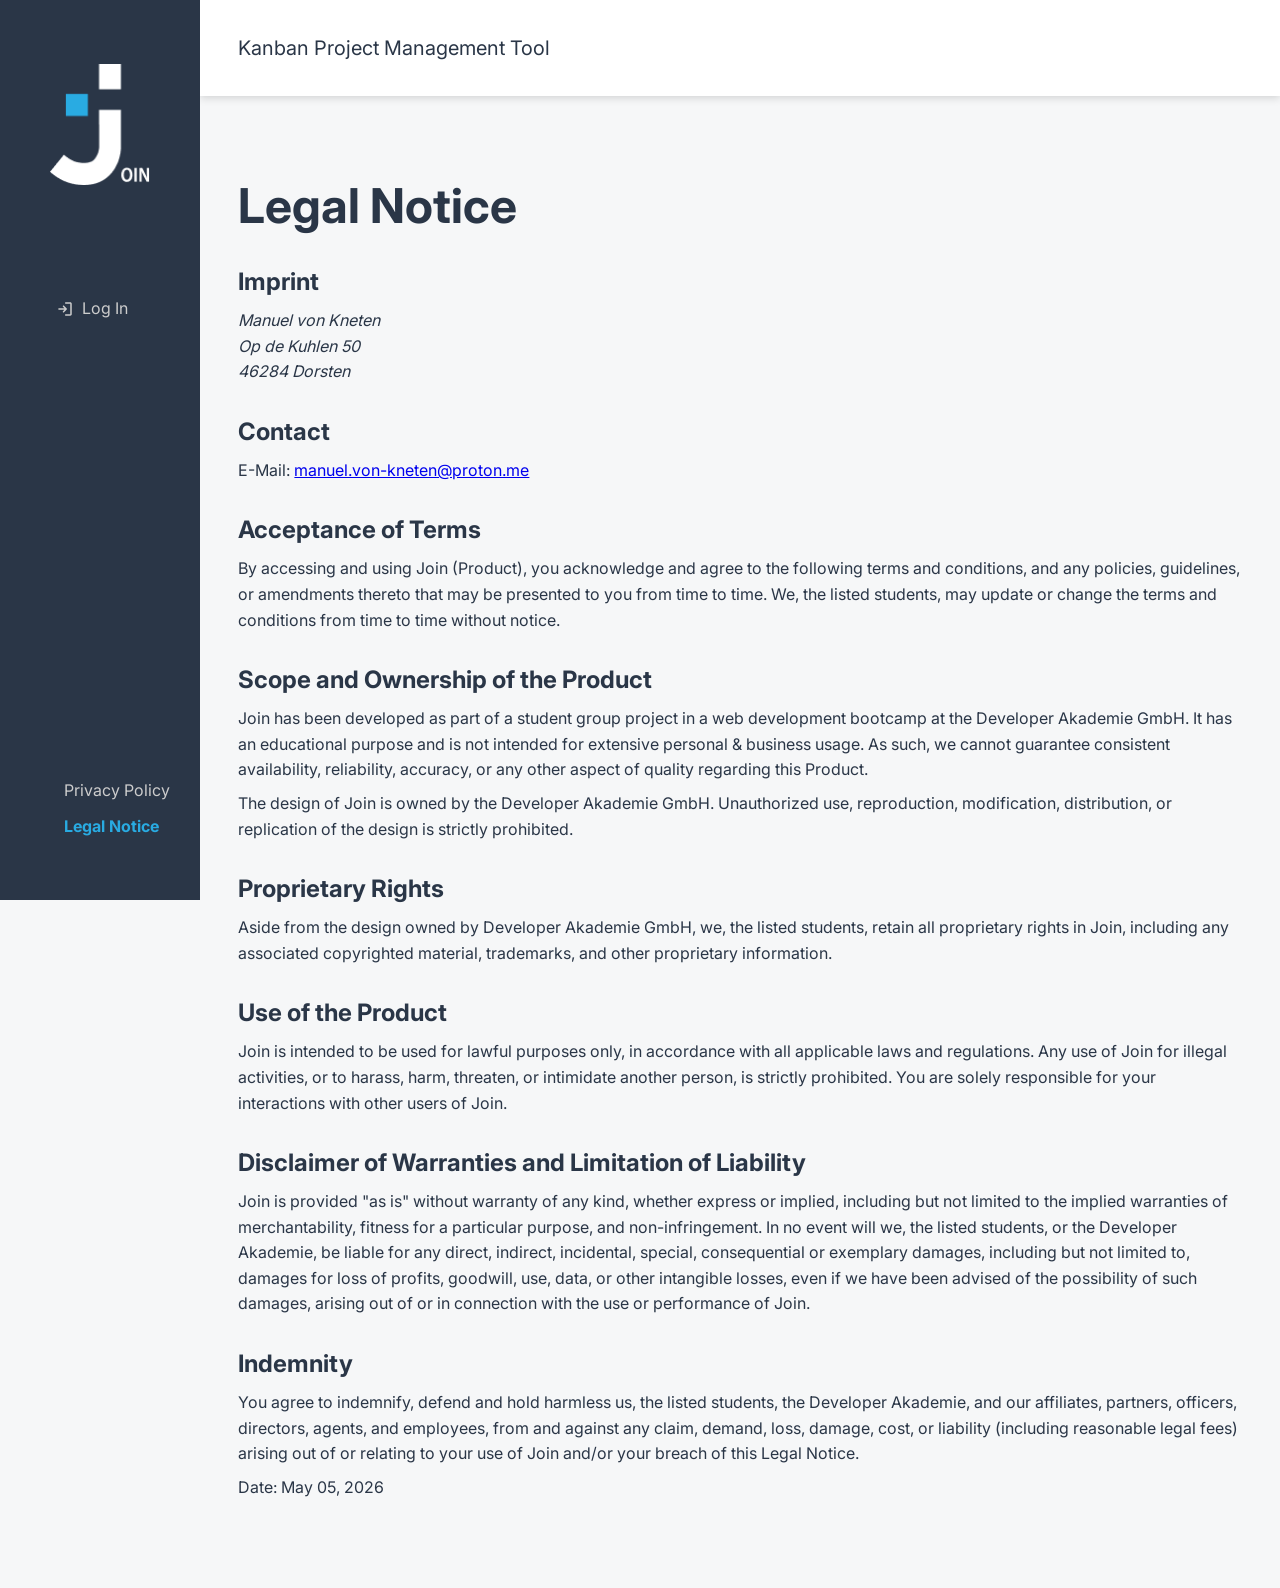
<file: htmls/legal_notice.html>
<!doctype html>
<html lang="en">
  <head>
    <meta charset="UTF-8" />
    <meta name="viewport" content="width=device-width, initial-scale=1.0" />
    <title>Legal Notice</title>
    <link rel="icon" href="../assets/icons/favicon.svg" type="image/svg+xml" />
    <link rel="stylesheet" href="../style.css" />
    <link rel="stylesheet" href="../styles/main.css" />
    <link rel="stylesheet" href="../styles/legal_notice.css" />
  </head>
  <body class="publicPage">
    <div class="publicPageWrapper">
      <aside class="publicLegalSidebar">
        <a class="publicLegalLogoLink" href="../index.html" aria-label="Join login">
          <img class="publicLegalSidebarLogo" src="../assets/img/logo.png" alt="Join Logo" />
        </a>
        <nav class="publicLegalSidebarNav" aria-label="Public legal navigation">
          <a class="publicLegalNavLink" href="../index.html">
            <img class="publicLegalLoginIcon" src="../assets/icons/login.svg" alt="" aria-hidden="true" />
            Log In
          </a>
        </nav>
        <nav class="publicLegalSidebarFooter" aria-label="Public legal footer navigation">
          <a class="publicLegalFooterLink" href="../htmls/privacy_policy.html">Privacy Policy</a>
          <a class="publicLegalFooterLink publicLegalFooterLinkActive" href="../htmls/legal_notice.html" aria-current="page">
            Legal Notice
          </a>
        </nav>
      </aside>

      <header class="publicLegalHeader">
        <a class="publicLegalMobileLogoLink" href="../index.html" aria-label="Join login">
          <img class="publicLegalMobileLogo" src="../assets/img/logo_dark.png" alt="Join Logo" />
        </a>
        <p class="publicLegalHeaderTitle">Kanban Project Management Tool</p>
      </header>

    <main class="publicContent">
      <h1>Legal Notice</h1>

      <h2>Imprint</h2>
      <address>
        Manuel von Kneten<br />
        Op de Kuhlen 50<br />
        46284 Dorsten
      </address>

      <h2>Contact</h2>
      <p>E-Mail: <a href="mailto:manuel.von-kneten@proton.me">manuel.von-kneten@proton.me</a></p>

      <h2>Acceptance of Terms</h2>
      <p>
        By accessing and using Join (Product), you acknowledge and agree to the
        following terms and conditions, and any policies, guidelines, or
        amendments thereto that may be presented to you from time to time. We,
        the listed students, may update or change the terms and conditions from
        time to time without notice.
      </p>

      <h2>Scope and Ownership of the Product</h2>
      <p>
        Join has been developed as part of a student group project in a web
        development bootcamp at the Developer Akademie GmbH. It has an
        educational purpose and is not intended for extensive personal &amp;
        business usage. As such, we cannot guarantee consistent availability,
        reliability, accuracy, or any other aspect of quality regarding this
        Product.
      </p>
      <p>
        The design of Join is owned by the Developer Akademie GmbH. Unauthorized
        use, reproduction, modification, distribution, or replication of the
        design is strictly prohibited.
      </p>

      <h2>Proprietary Rights</h2>
      <p>
        Aside from the design owned by Developer Akademie GmbH, we, the listed
        students, retain all proprietary rights in Join, including any
        associated copyrighted material, trademarks, and other proprietary
        information.
      </p>

      <h2>Use of the Product</h2>
      <p>
        Join is intended to be used for lawful purposes only, in accordance with
        all applicable laws and regulations. Any use of Join for illegal
        activities, or to harass, harm, threaten, or intimidate another person,
        is strictly prohibited. You are solely responsible for your interactions
        with other users of Join.
      </p>

      <h2>Disclaimer of Warranties and Limitation of Liability</h2>
      <p>
        Join is provided "as is" without warranty of any kind, whether express
        or implied, including but not limited to the implied warranties of
        merchantability, fitness for a particular purpose, and non-infringement.
        In no event will we, the listed students, or the Developer Akademie, be
        liable for any direct, indirect, incidental, special, consequential or
        exemplary damages, including but not limited to, damages for loss of
        profits, goodwill, use, data, or other intangible losses, even if we
        have been advised of the possibility of such damages, arising out of or
        in connection with the use or performance of Join.
      </p>

      <h2>Indemnity</h2>
      <p>
        You agree to indemnify, defend and hold harmless us, the listed
        students, the Developer Akademie, and our affiliates, partners,
        officers, directors, agents, and employees, from and against any claim,
        demand, loss, damage, cost, or liability (including reasonable legal
        fees) arising out of or relating to your use of Join and/or your breach
        of this Legal Notice.
      </p>

      <p>Date: May 05, 2026</p>
    </main>

      <nav class="publicLegalBottomNav" aria-label="Public legal mobile navigation">
        <a class="publicLegalBottomNavItem publicLegalBottomNavLogin" href="../index.html">
          <img class="publicLegalBottomNavIcon" src="../assets/icons/login.svg" alt="" aria-hidden="true" />
          <span>Log In</span>
        </a>
        <a class="publicLegalBottomNavItem" href="../htmls/privacy_policy.html">Privacy Policy</a>
        <a class="publicLegalBottomNavItem publicLegalBottomNavItemActive" href="../htmls/legal_notice.html" aria-current="page">
          Legal Notice
        </a>
      </nav>
    </div>
  </body>
</html>
</file>
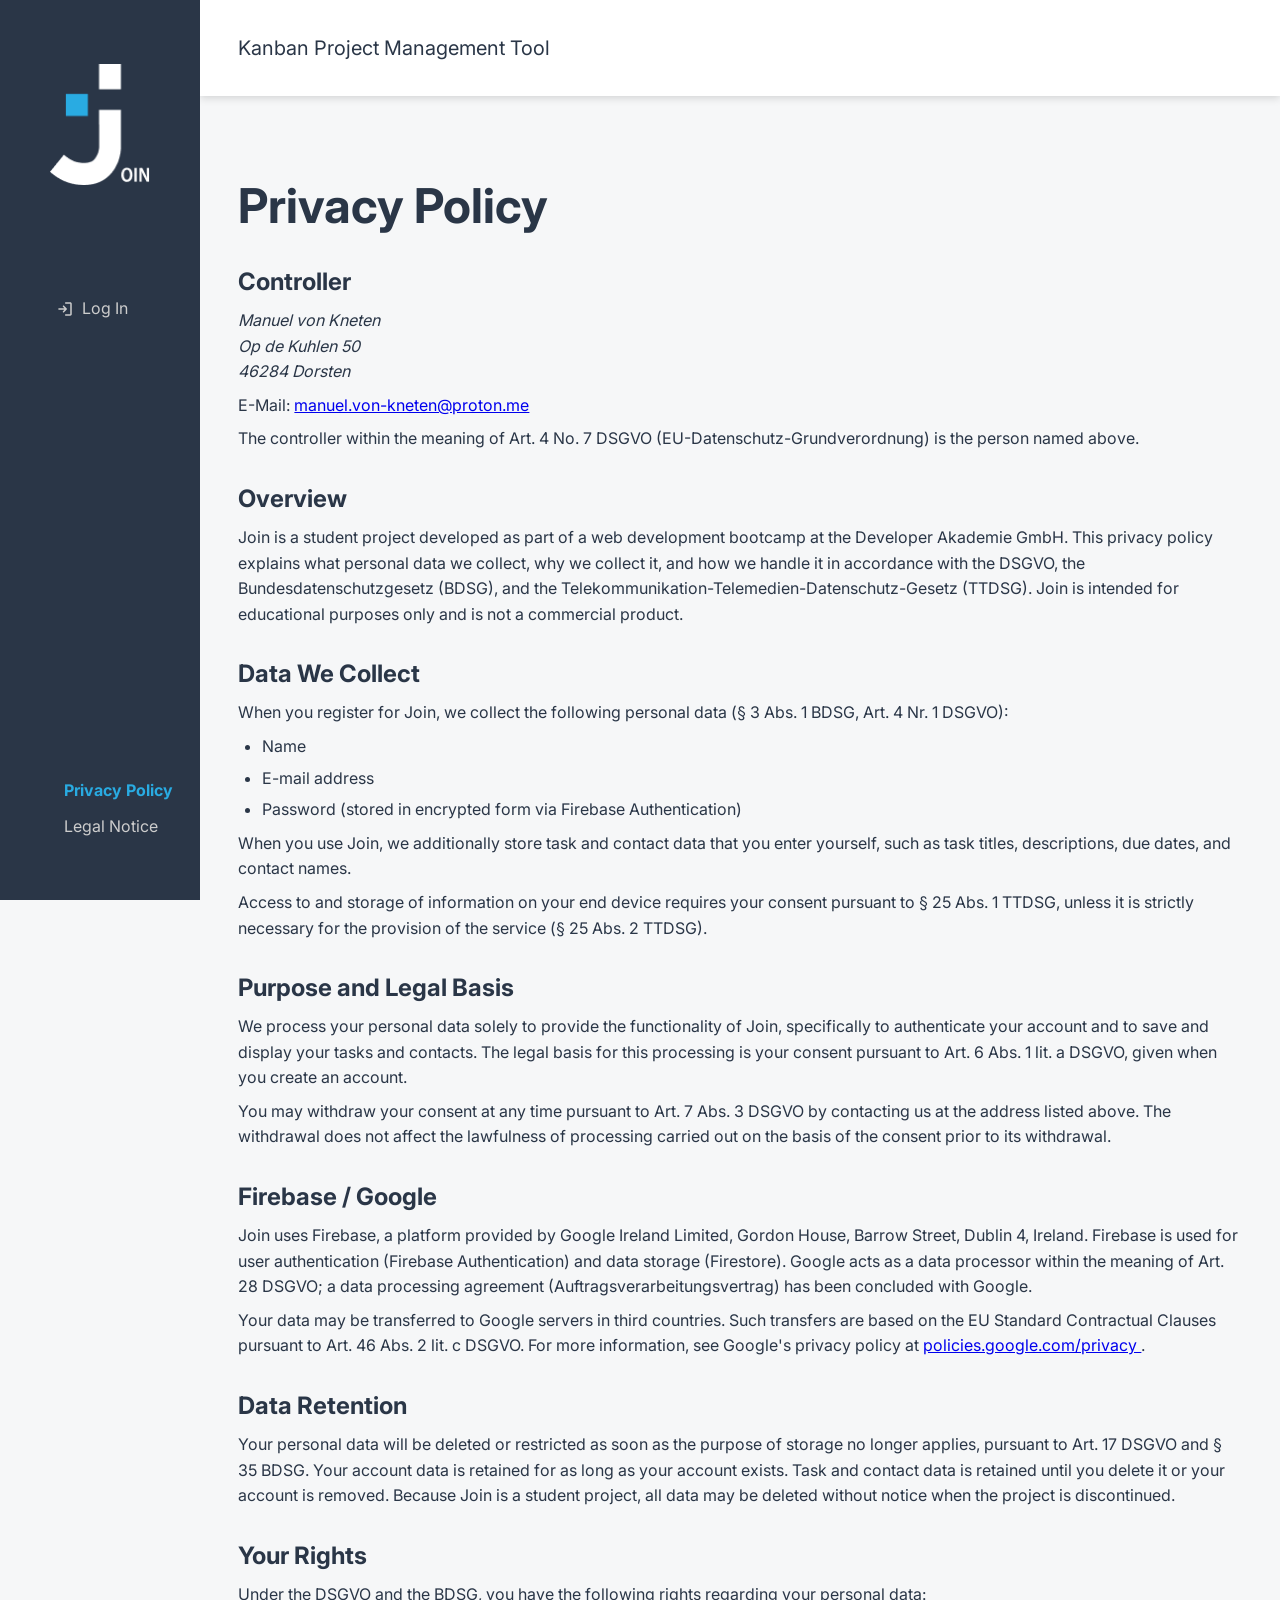
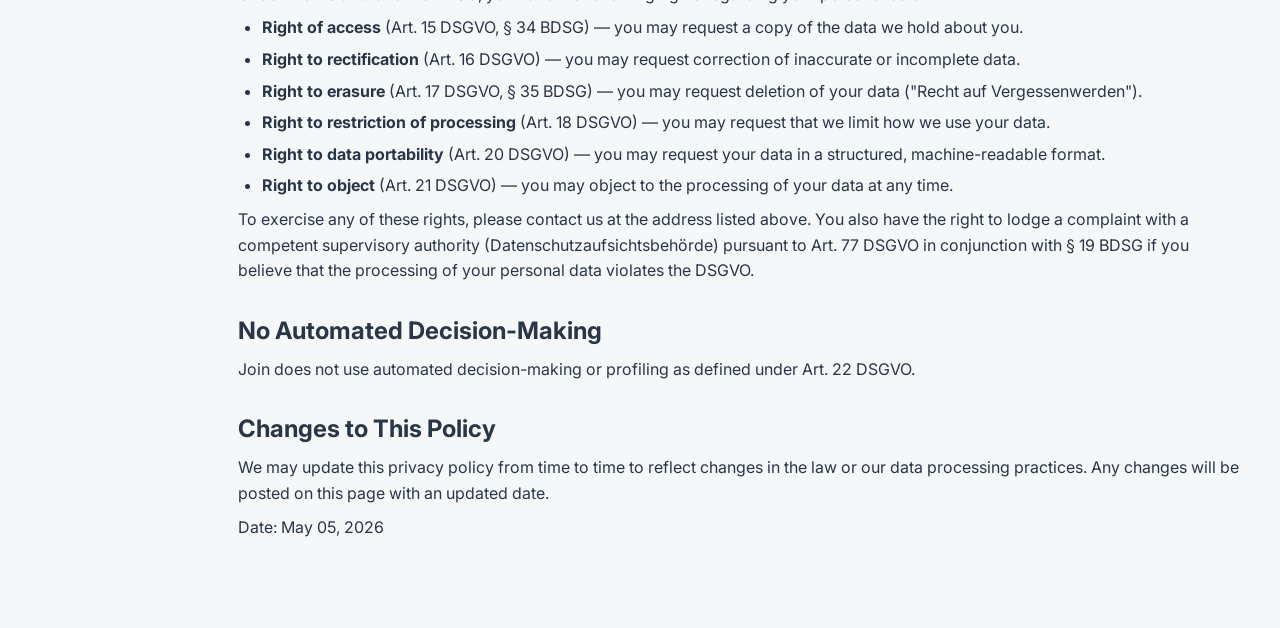
<file: htmls/privacy_policy.html>
<!doctype html>
<html lang="en">
  <head>
    <meta charset="UTF-8" />
    <meta name="viewport" content="width=device-width, initial-scale=1.0" />
    <title>Privacy Policy</title>
    <link rel="icon" href="../assets/icons/favicon.svg" type="image/svg+xml" />
    <link rel="stylesheet" href="../style.css" />
    <link rel="stylesheet" href="../styles/main.css" />
    <link rel="stylesheet" href="../styles/privacy_policy.css" />
  </head>
  <body class="publicPage">
    <div class="publicPageWrapper">
      <aside class="publicLegalSidebar">
        <a class="publicLegalLogoLink" href="../index.html" aria-label="Join login">
          <img class="publicLegalSidebarLogo" src="../assets/img/logo.png" alt="Join Logo" />
        </a>
        <nav class="publicLegalSidebarNav" aria-label="Public legal navigation">
          <a class="publicLegalNavLink" href="../index.html">
            <img class="publicLegalLoginIcon" src="../assets/icons/login.svg" alt="" aria-hidden="true" />
            Log In
          </a>
        </nav>
        <nav class="publicLegalSidebarFooter" aria-label="Public legal footer navigation">
          <a class="publicLegalFooterLink publicLegalFooterLinkActive" href="../htmls/privacy_policy.html" aria-current="page">
            Privacy Policy
          </a>
          <a class="publicLegalFooterLink" href="../htmls/legal_notice.html">Legal Notice</a>
        </nav>
      </aside>

      <header class="publicLegalHeader">
        <a class="publicLegalMobileLogoLink" href="../index.html" aria-label="Join login">
          <img class="publicLegalMobileLogo" src="../assets/img/logo_dark.png" alt="Join Logo" />
        </a>
        <p class="publicLegalHeaderTitle">Kanban Project Management Tool</p>
      </header>

    <main class="publicContent">
      <h1>Privacy Policy</h1>

      <h2>Controller</h2>
      <address>
        Manuel von Kneten<br />
        Op de Kuhlen 50<br />
        46284 Dorsten
      </address>
      <p>E-Mail: <a href="mailto:manuel.von-kneten@proton.me">manuel.von-kneten@proton.me</a></p>
      <p>
        The controller within the meaning of Art. 4 No. 7 DSGVO
        (EU-Datenschutz-Grundverordnung) is the person named above.
      </p>

      <h2>Overview</h2>
      <p>
        Join is a student project developed as part of a web development bootcamp
        at the Developer Akademie GmbH. This privacy policy explains what personal
        data we collect, why we collect it, and how we handle it in accordance with
        the DSGVO, the Bundesdatenschutzgesetz (BDSG), and the
        Telekommunikation-Telemedien-Datenschutz-Gesetz (TTDSG). Join is intended
        for educational purposes only and is not a commercial product.
      </p>

      <h2>Data We Collect</h2>
      <p>
        When you register for Join, we collect the following personal data
        (§ 3 Abs. 1 BDSG, Art. 4 Nr. 1 DSGVO):
      </p>
      <ul>
        <li>Name</li>
        <li>E-mail address</li>
        <!-- nocht nicht verschlüsselt -->
        <li>Password (stored in encrypted form via Firebase Authentication)</li>
      </ul>
      <p>
        When you use Join, we additionally store task and contact data that you
        enter yourself, such as task titles, descriptions, due dates, and contact
        names.
      </p>
      <p>
        Access to and storage of information on your end device requires your
        consent pursuant to § 25 Abs. 1 TTDSG, unless it is strictly necessary
        for the provision of the service (§ 25 Abs. 2 TTDSG).
      </p>

      <h2>Purpose and Legal Basis</h2>
      <p>
        We process your personal data solely to provide the functionality of Join,
        specifically to authenticate your account and to save and display your
        tasks and contacts. The legal basis for this processing is your consent
        pursuant to Art. 6 Abs. 1 lit. a DSGVO, given when you create an account.
      </p>
      <p>
        You may withdraw your consent at any time pursuant to Art. 7 Abs. 3 DSGVO
        by contacting us at the address listed above. The withdrawal does not affect
        the lawfulness of processing carried out on the basis of the consent prior
        to its withdrawal.
      </p>

      <h2>Firebase / Google</h2>
      <p>
        Join uses Firebase, a platform provided by Google Ireland Limited, Gordon
        House, Barrow Street, Dublin 4, Ireland. Firebase is used for user
        authentication (Firebase Authentication) and data storage (Firestore).
        Google acts as a data processor within the meaning of Art. 28 DSGVO; a
        data processing agreement (Auftragsverarbeitungsvertrag) has been concluded
        with Google.
      </p>
      <p>
        Your data may be transferred to Google servers in third countries. Such
        transfers are based on the EU Standard Contractual Clauses pursuant to
        Art. 46 Abs. 2 lit. c DSGVO. For more information, see Google's privacy
        policy at
        <a href="https://policies.google.com/privacy" target="_blank" rel="noopener noreferrer">
          policies.google.com/privacy
        </a>.
      </p>

      <h2>Data Retention</h2>
      <p>
        Your personal data will be deleted or restricted as soon as the purpose
        of storage no longer applies, pursuant to Art. 17 DSGVO and § 35 BDSG.
        Your account data is retained for as long as your account exists. Task and
        contact data is retained until you delete it or your account is removed.
        Because Join is a student project, all data may be deleted without notice
        when the project is discontinued.
      </p>

      <h2>Your Rights</h2>
      <p>
        Under the DSGVO and the BDSG, you have the following rights regarding
        your personal data:
      </p>
      <ul>
        <li>
          <strong>Right of access</strong> (Art. 15 DSGVO, § 34 BDSG) —
          you may request a copy of the data we hold about you.
        </li>
        <li>
          <strong>Right to rectification</strong> (Art. 16 DSGVO) —
          you may request correction of inaccurate or incomplete data.
        </li>
        <li>
          <strong>Right to erasure</strong> (Art. 17 DSGVO, § 35 BDSG) —
          you may request deletion of your data ("Recht auf Vergessenwerden").
        </li>
        <li>
          <strong>Right to restriction of processing</strong> (Art. 18 DSGVO) —
          you may request that we limit how we use your data.
        </li>
        <li>
          <strong>Right to data portability</strong> (Art. 20 DSGVO) —
          you may request your data in a structured, machine-readable format.
        </li>
        <li>
          <strong>Right to object</strong> (Art. 21 DSGVO) —
          you may object to the processing of your data at any time.
        </li>
      </ul>
      <p>
        To exercise any of these rights, please contact us at the address listed
        above. You also have the right to lodge a complaint with a competent
        supervisory authority (Datenschutzaufsichtsbehörde) pursuant to
        Art. 77 DSGVO in conjunction with § 19 BDSG if you believe that the
        processing of your personal data violates the DSGVO.
      </p>

      <h2>No Automated Decision-Making</h2>
      <p>
        Join does not use automated decision-making or profiling as defined under
        Art. 22 DSGVO.
      </p>

      <h2>Changes to This Policy</h2>
      <p>
        We may update this privacy policy from time to time to reflect changes in
        the law or our data processing practices. Any changes will be posted on
        this page with an updated date.
      </p>

      <p>Date: May 05, 2026</p>
    </main>

      <nav class="publicLegalBottomNav" aria-label="Public legal mobile navigation">
        <a class="publicLegalBottomNavItem publicLegalBottomNavLogin" href="../index.html">
          <img class="publicLegalBottomNavIcon" src="../assets/icons/login.svg" alt="" aria-hidden="true" />
          <span>Log In</span>
        </a>
        <a class="publicLegalBottomNavItem publicLegalBottomNavItemActive" href="../htmls/privacy_policy.html" aria-current="page">
          Privacy Policy
        </a>
        <a class="publicLegalBottomNavItem" href="../htmls/legal_notice.html">Legal Notice</a>
      </nav>
    </div>
  </body>
</html>
</file>
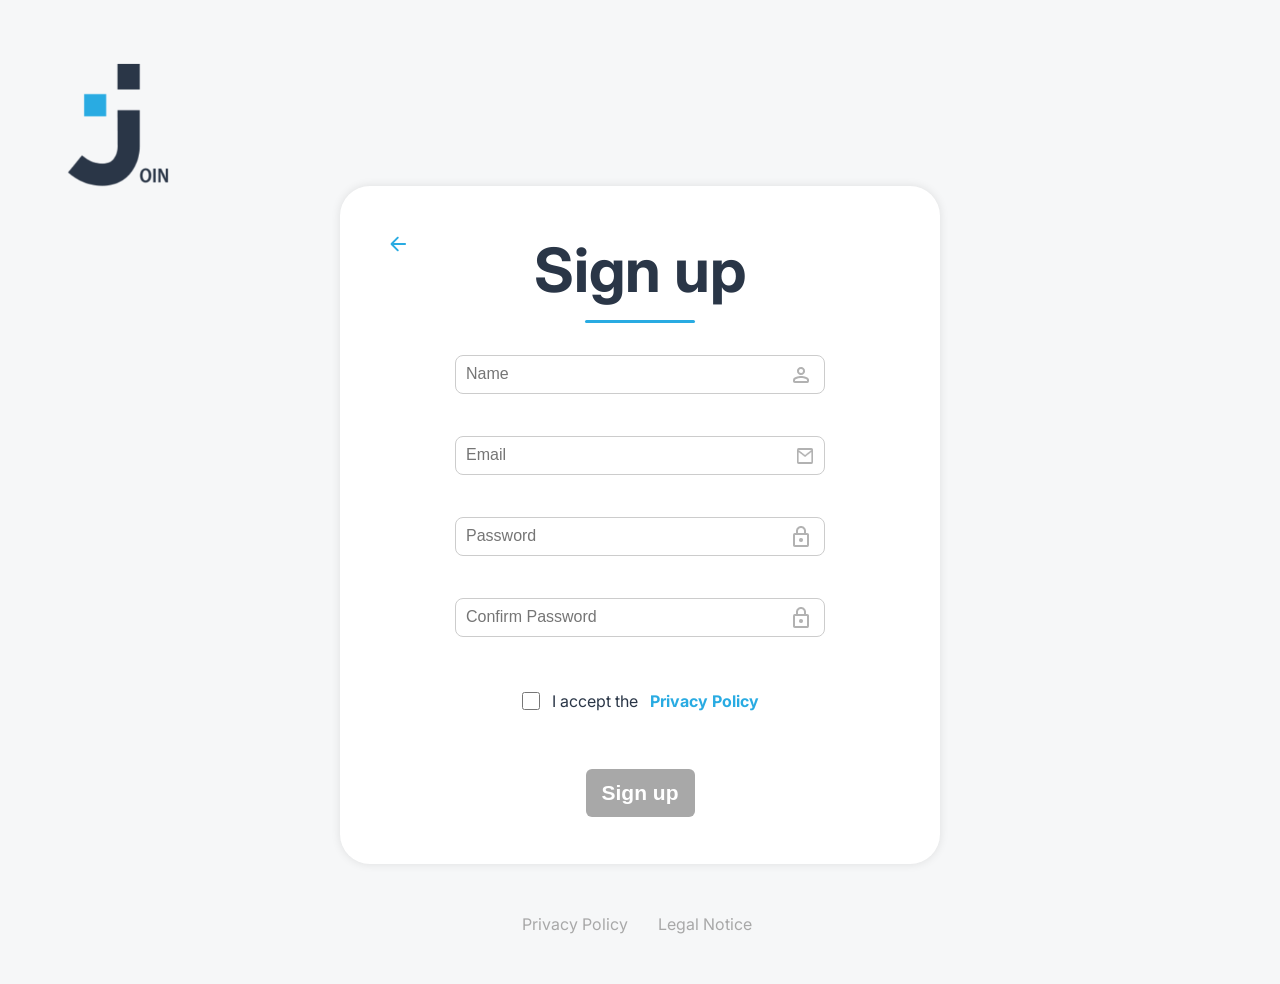
<file: htmls/signup.html>
<!DOCTYPE html>
<html lang="en">
<head>
    <meta charset="UTF-8">
    <meta name="viewport" content="width=device-width, initial-scale=1.0">
    <title>Join – Sign up</title>
    <link rel="icon" href="../assets/icons/favicon.svg" type="image/png" />
    <link rel="stylesheet" href="../style.css">
    <link rel="stylesheet" href="../styles/main.css">
    <link rel="stylesheet" href="../styles/login.css">
</head>
<body class="logIn">

    <div class="loginPageWrapper">
        <header class="logInHeader fadeHeader">
            <img class="logInLogo" src="../assets/img/logo_dark.png" alt="Join Logo">

        </header>

        <main class="logInMain fadeMain">
            <div class="logInBox">

                <a href="../index.html" class="backArrow" aria-label="Back to login">
                    <img src="../assets/icons/arrow-left.svg" alt="">
                </a>

                <h1>Sign up</h1>

                <form action="#" novalidate>

                    <div class="inputField">
                        <input
                            id="signupName"
                            type="text"
                            name="name"
                            placeholder="Name"
                            aria-label="Name"
                        >
                        <img class="inputIcon" src="../assets/icons/person.png" alt="" aria-hidden="true">
                    </div>
                    <span id="nameError" class="inputError">Please enter letters only</span>

                    <div class="inputField">
                        <input
                            id="signupEmail"
                            type="email"
                            name="email"
                            placeholder="Email"
                            aria-label="Email"
                        >
                        <img class="inputIcon" src="../assets/icons/mail.png" alt="" aria-hidden="true">
                    </div>
                    <span class="inputError emailErrorSlot">
                        <span id="emailError" class="inputError">Please enter a valid email address</span>
                        <span id="existsEmailError" class="inputError">This email address is already in use</span>
                    </span>

                    <div class="inputField">
                        <input
                            id="signupPassword"
                            type="password"
                            name="password"
                            placeholder="Password"
                            aria-label="Password"
                        >
                        <img
                            id="signupPasswordToggle"
                            class="inputIcon passwordToggle"
                            src="../assets/icons/lock.png"
                            alt="Toggle password visibility"
                            role="button"
                            tabindex="0"
                        >
                    </div>
                    <span id="passwordError" class="inputError">Password must be at least 4 characters</span>

                    <div class="inputField">
                        <input
                            id="signupConfirmPassword"
                            type="password"
                            name="confirmPassword"
                            placeholder="Confirm Password"
                            aria-label="Confirm Password"
                        >
                        <img
                            id="signupConfirmPasswordToggle"
                            class="inputIcon passwordToggle"
                            src="../assets/icons/lock.png"
                            alt="Toggle password visibility"
                            role="button"
                            tabindex="0"
                        >
                    </div>
                    <span id="passwordMismatch" class="inputError">Your passwords don't match. Please try again</span>

                    <label class="signupCheckboxLabel">
                        <input
                            id="signupAccept"
                            type="checkbox"
                        >
                        I accept the <a href="../htmls/privacy_policy.html" target="_blank" rel="noopener noreferrer">Privacy Policy</a>
                    </label>
                    <span id="acceptError" class="inputError">Please accept the Privacy Policy</span>

                    <div class="loginButtons signupButtons">
                        <button id="signupBtn" class="logInBtn" type="submit" disabled>Sign up</button>
                    </div>

                </form>

            </div>
        </main>

        <footer class="logInFooter fadeFooter">
            <a href="../htmls/privacy_policy.html " target="_blank" rel="noopener noreferrer">Privacy Policy</a>
            <a href="../htmls/legal_notice.html" target="_blank" rel="noopener noreferrer">Legal Notice</a>
        </footer>
    </div>

    <div id="signupToast" class="signupToast" role="status" aria-live="polite" aria-atomic="true">You Signed Up successfully</div>

    <div class="landscape_blocker">
        <p>Please rotate your device.</p>
    </div>

    <!-- defer ist nötig: register.js greift beim Laden direkt auf DOM-Elemente zu (getElementById etc.) -->
    <script src="../scripts/firebase.js" defer></script>
    <script src="../scripts/utils.js" defer></script>
    <script src="../scripts/validation.js" defer></script>
    <script src="../scripts/password_toggle.js" defer></script>
    <script src="../scripts/register.js" defer></script>


</body>
</html>
</file>
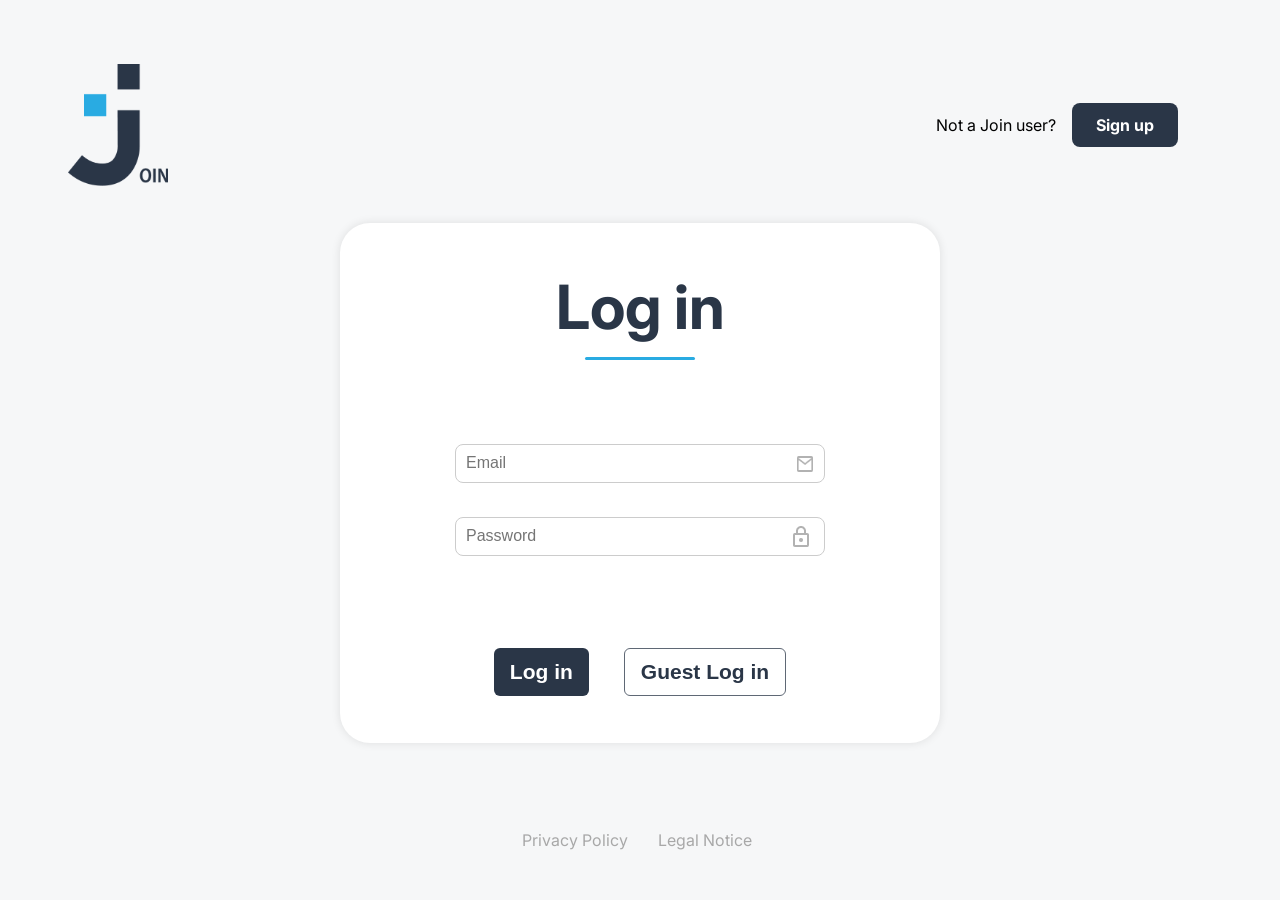
<file: htmls/summary.html>
<!doctype html>
<html lang="en">
  <head>
    <meta charset="UTF-8" />
    <meta name="viewport" content="width=device-width, initial-scale=1.0" />
    <title>JOIN - Summary</title>
    <script src="../scripts/auth_guard.js"></script>
    <link rel="icon" href="../assets/icons/favicon.svg" type="image/png" />
    <link rel="stylesheet" href="../style.css" />
    <link rel="stylesheet" href="../styles/main.css" />
    <link rel="stylesheet" href="../styles/sidebar.css" />
    <link rel="stylesheet" href="../styles/header_nav.css" />
    <link rel="stylesheet" href="../styles/bottom_nav.css" />
    <link rel="stylesheet" href="../styles/summary.css" />
  </head>
  <body>
    <div data-include="../templates/sidebar.html"></div>
    <div data-include="../templates/header.html"></div>

    <main class="content">
      <section class="summary_page">
        <div class="summary_headline">
          <h1>Join 360</h1>
          <p>Key Metrics at a Glance</p>
          <div class="seperating_line" aria-hidden="true"></div>
        </div>

        <div class="summary_body">
          <div class="summary_overview">
            <a href="./board.html" class="summary_card summary_card_top" aria-label="Total To-Do tasks">
              <div class="summary_card_content">
                <div class="summary_icon summary_icon_pencil" aria-hidden="true"></div>
                <div class="summary_card_text">
                  <span id="summary_todo_amount" class="summary_number">0</span>
                  <span class="summary_label">To-Do</span>
                </div>
              </div>
            </a>

            <a href="./board.html" class="summary_card summary_card_top" aria-label="Total completed tasks">
              <div class="summary_card_content">
                <div class="summary_icon summary_icon_check" aria-hidden="true"></div>
                <div class="summary_card_text">
                  <span id="summary_done_amount" class="summary_number">0</span>
                  <span class="summary_label">Done</span>
                </div>
              </div>
            </a>

            <a href="./board.html" class="summary_card summary_card_urgent" aria-label="Urgent tasks with upcoming deadline">
              <div class="summary_card_content">
                <img src="../assets/icons/urgency.svg" alt="Urgency alert icon" />
                <div class="summary_card_text">
                  <span id="summary_urgent_amount" class="summary_number">0</span>
                  <span class="summary_label">Urgent</span>
                </div>
              </div>

              <div class="summary_deadline_box">
                <strong id="summary_deadline" aria-label="Next urgent deadline"></strong>
                <span>Upcoming Deadline</span>
              </div>
            </a>

            <a href="./board.html" class="summary_card" aria-label="Total tasks in board">
              <span id="summary_board_amount" class="summary_number">0</span>
              <span class="summary_label">Tasks in Board</span>
            </a>

            <a href="./board.html" class="summary_card" aria-label="Tasks currently in progress">
              <span id="summary_progress_amount" class="summary_number">0</span>
              <span class="summary_label">Tasks in Progress</span>
            </a>

            <a href="./board.html" class="summary_card" aria-label="Tasks awaiting feedback">
              <span id="summary_feedback_amount" class="summary_number">0</span>
              <span class="summary_label">Awaiting Feedback</span>
            </a>
          </div>

          <aside class="summary_greeting_box" role="complementary" aria-label="User greeting">
            <h2 id="summary_greeting">Good morning,</h2>
            <p id="summary_user_name">Guest</p>
          </aside>
        </div>
      </section>
    </main>

    <div data-include="../templates/bottom_nav.html"></div>

    <script src="../scripts/utils.js"></script>
    <script src="../scripts/firebase.js"></script>
    <script src="../templates/include_html.js"></script>
    <script src="../scripts/summary.js"></script>
  </body>
</html>
</file>
<file: style.css>
/* Variables */

.splashScreen {
  min-height: 100vh;
  background-color: var(--background-color);
}

.splashLogo {
  position: fixed;
  width: 100px;
  height: auto;
  animation: splashFlyUp 2s ease-in-out forwards;
}

@keyframes splashFlyUp {
  0% {
    top: 50%;
    left: 50%;
    transform: translate(-50%, -50%) scale(0.6);
    opacity: 0;
  }
  40% {
    top: 50%;
    left: 50%;
    transform: translate(-50%, -50%) scale(1.05);
    opacity: 1;
  }
  60% {
    top: 50%;
    left: 50%;
    transform: translate(-50%, -50%) scale(1);
    opacity: 1;
  }
  100% {
    top: 80px;
    left: 64px;
    transform: translate(0, 0) scale(1);
    opacity: 1;
  }
}

.hidden {
  display: none !important;
}

/* Reset CSS */
* {
  margin: 0;
  padding: 0;
  box-sizing: border-box;
}

body {
  min-height: 100vh;
  font-family: "Inter", sans-serif;
  font-size: 16px;
}

/* Dialog */

body:has(dialog[open]) {
  overflow: hidden;
}

dialog::backdrop {
    background: rgba(0, 0, 0, 0.3);
}
</file>
<file: styles/main.css>
/* Variables */
:root {
  /* Global */
  --color-primary: #cdcdcd;
  --color-secondary: #29abe2;
  --color-tertiary: #2a3647;
  --color-quaternary: #1fd7c1;
  --color-quinary: #0038ff;

  /* Layout backgrounds */
  --sidebar-background: #2a3647;
  --sidebar-current-background: #091931;
  --main-background: #ffffff;
  --content-background: #f6f7f8;
  --sidebar-hover-background: color-mix(in srgb, var(--color-secondary) 20%, transparent);
  --backdrop: rgba(0, 0, 0, 0.6);

  /* Layout */
  --header-height: 96px;
  --bottom-nav-height: 80px;
  --sidebar-width: clamp(200px, 15vw, 300px);
  --content-padding-x: clamp(16px, 3vw, 40px);
  --content-padding-y: 20px;

  /* Sidebar text/icon */
  --sidebar-link-color: #cdcdcd;
  --sidebar-current-color: #ffffff;

  /* used by add_task.css and contacts.css */
  --hover-color: #a8a8a8;
  --primary-color: var(--sidebar-background);

  /* obligatory font-sizes*/
  --font-size-button: 16px;
  --font-size-page-title: clamp(36px, 4vw, 48px);
}

/* hover */
button,
a,
.summary_card,
.sidebar_link,
.bottom_nav_item,
.add_task_prio_btn,
.assigned_trigger,
.contact_item,
.task_card {
  transition:
    background-color 120ms ease-in-out,
    color 120ms ease-in-out,
    border-color 120ms ease-in-out,
    box-shadow 120ms ease-in-out,
    transform 120ms ease-in-out,
    filter 120ms ease-in-out;
}

/*Fonts*/
@font-face {
  font-family: "Inter";
  src: url("../assets/fonts/Inter-VariableFont_opsz,wght.ttf") format("truetype");
  font-weight: 100 900;
  font-style: normal;
}

body.no-scroll {
  overflow: hidden;
}

/* Main content frame */
.content {
  min-height: calc(100vh - var(--header-height));
  margin-top: var(--header-height);
  margin-left: var(--sidebar-width);
  padding: var(--content-padding-y) var(--content-padding-x);
  background-color: var(--content-background);
}

/* Landscape blocker */
.landscape_blocker {
  position: fixed;
  inset: 0;
  z-index: 9999;
  display: none;
  justify-content: center;
  align-items: center;
  padding: var(--content-padding-y) var(--content-padding-x);
  background: var(--content-background);
  color: var(--color-tertiary);
  text-align: center;
}

.landscape_blocker p {
  font-size: 24px;
  font-weight: 700;
  line-height: 1.2;
}

.more_contacts {
    width: 50px;
    height: 50px;
    margin-left: 3px;
    margin-top: 2.5px;
    border-radius: 50%;
    display: flex;
    justify-content: center;
    align-items: center;
    background: #2A3647;
    color: white;
    font-size: 18px;
    font-weight: 600;
    cursor: pointer;
    border: 2px solid white;
}

@media (max-width: 1025px) {
  .content {
    margin-left: 0;
  }
}

@media (max-width: 1025px) {
  .content {
    min-height: calc(100dvh - var(--header-height) - var(--bottom-nav-height));
    padding-bottom: calc(var(--bottom-nav-height) + var(--content-padding-y));
  }
}

@media (max-width: 855px) and (orientation: landscape) {
  .header_main,
  .sidebar,
  .content,
  .logInHeader,
  .logInMain,
  .logInFooter {
    display: none !important;
  }

  .landscape_blocker {
    display: flex;
  }

  body {
    overflow: hidden;
  }
}
</file>
<file: styles/login.css>
.logIn {
    background-color: rgb(246, 247, 248);
    margin: 0;
    min-height: 100vh;
}

.loginPageWrapper {
    display: flex;
    flex-direction: column;
    width: 100%;
    max-width: 1440px;
    min-height: 100vh;
    margin: 0 auto;
    background: rgb(246, 247, 248);
    box-sizing: border-box;
}

.logInHeader {
    display: flex;
    justify-content: space-between;
    align-items: center;
    position: relative;
    z-index: 2;
    padding: 64px clamp(40px, 8vw, 116px) 0 clamp(40px, 5.3vw, 77px);
    min-height: 150px;
    box-sizing: border-box;
}

.logInLogo {
    width: 100px;
    height: auto;
}

.signupContainer {
    display: flex;
    gap: 16px;
    align-items: center;
}

.signupContainer span {
    font-weight: 400;
    font-size: 16px;
    cursor: default;
    white-space: nowrap;
}

.signupContainer a {
    font-size: 16px;
    font-weight: 700;
    background-color: rgb(42, 54, 71);
    color: white;
    border: none;
    border-radius: 8px;
    padding: 12px 24px;
    display: flex;
    align-items: center;
    cursor: pointer;
    transition: background-color 0.3s ease-in-out, box-shadow 0.3s ease-in-out;
    text-decoration: none;
    white-space: nowrap;
}

.signupContainer a:hover {
    background-color: rgb(41, 171, 226);
    color: white;
    box-shadow: 0 3px 3px rgba(0, 0, 0, 0.3);
}

.fadeHeader,
.fadeMain,
.fadeFooter {
    opacity: 0;
    animation: pageFadeIn 1s ease-in-out forwards;
}

.fadeHeader { animation-delay: 0.4s; }
.fadeMain   { animation-delay: 0.5s; }
.fadeFooter { animation-delay: 0.6s; }

@keyframes pageFadeIn {
    0%   { opacity: 0; }
    70%  { opacity: 0.5; }
    100% { opacity: 1; }
}

.logInMain {
    display: flex;
    justify-content: center;
    align-items: center;
    flex: 1;
    padding: 0 clamp(16px, 4vw, 64px);
    box-sizing: border-box;
}

.logInBox {
    position: relative;
    display: flex;
    flex-direction: column;
    justify-content: center;
    align-items: center;
    background-color: #fff;
    padding: 47px 115px;
    border-radius: 30px;
    gap: 32px;
    box-shadow: 0 0 10px rgba(0, 0, 0, 0.1);
    text-align: center;
    width: 600px;
}

.backArrow {
    position: absolute;
    top: 40px;
    left: 40px;
    display: flex;
    align-items: center;
    justify-content: center;
    width: 36px;
    height: 36px;
    border-radius: 50%;
    transition: background-color 0.2s ease-in-out;
}

.backArrow img {
    width: 24px;
    height: 24px;
}

.backArrow:hover {
    background-color: rgba(41, 171, 226, 0.12);
}

.logInBox h1 {
    font-weight: 700;
    font-size: 61px;
    margin: 0;
    padding-bottom: 16px;
    color: #2a3647;
    position: relative;
}

.logInBox h1::after {
    content: "";
    position: absolute;
    left: 50%;
    bottom: 0;
    width: 110px;
    height: 3px;
    background-color: rgb(41, 171, 226);
    transform: translateX(-50%);
    border-radius: 2px;
}

.logInBox form {
    display: flex;
    flex-direction: column;
    align-items: center;
    width: 100%;
    gap: 20px;
}

.loginInputWrapper {
    margin-top: -8px;
}

.loginInputWrapper input:focus {
    border: 1px solid rgba(42, 54, 71, 1);
    outline: 2px solid var(--color-secondary);
    outline-offset: 2px;
}

.inputField {
    position: relative;
    width: 100%;
}

.inputField input {
    width: 100%;
    padding: 9px 44px 10px 10px;
    border: 1px solid #ccc;
    border-radius: 8px;
    font-size: 16px;
    box-sizing: border-box;
}

.inputIcon {
    position: absolute;
    right: 12px;
    top: 50%;
    transform: translateY(-50%);
    width: 24px;
    height: 24px;
    pointer-events: none;
    filter: brightness(0) invert(0.7);
}

.inputIcon[src$="mail.png"] {
    width: 16px;
    height: 16px;
}

.passwordToggle.isToggle {
    pointer-events: auto;
    cursor: pointer;
}

.loginButtons {
    margin-top: 32px;
    width: 322px;
    height: 48px;
    display: flex;
    gap: 35px;
    justify-content: center;
}

.logInBtn {
    background-color: rgb(42, 54, 71);
    color: white;
    border: none;
    border-radius: 6px;
    padding: 8px 16px;
    cursor: pointer;
    font-size: 21px;
    font-weight: 700;
    transition: background-color 0.3s ease-in-out, box-shadow 0.3s ease-in-out;
}

.logInBtn:hover {
    background-color: rgb(41, 171, 226);
    color: white;
    box-shadow: 0 3px 3px rgba(0, 0, 0, 0.3);
}

.logInBtn:disabled {
    background-color: rgb(168, 168, 168);
    cursor: not-allowed;
    box-shadow: none;
}

.guestBtn {
    position: relative;
    background-color: white;
    border: 1px solid rgb(95, 104, 117);
    color: rgb(42, 54, 71);
    border-radius: 6px;
    padding: 8px 16px;
    cursor: pointer;
    font-size: 21px;
    font-weight: 700;
}

.guestBtn::after {
    content: "";
    position: absolute;
    top: -1px;
    left: -1px;
    right: -1px;
    bottom: -1px;
    border: 2px solid transparent;
    border-radius: inherit;
    transition: border-color 0.3s ease-in-out;
    pointer-events: none;
}

.guestBtn:hover {
    border-color: rgb(41, 171, 226);
    color: rgb(41, 171, 226);
    box-shadow: 0 3px 3px rgba(0, 0, 0, 0.3);
}

.guestBtn:hover::after {
    border-color: rgb(41, 171, 226);
}

.logInFooter {
    display: flex;
    justify-content: center;
    align-items: center;
    min-height: 120px;
}

.logInFooter a {
    color: rgb(168, 168, 168);
    transition: color 0.2s ease-in-out, font-weight 0.2s ease-in-out;
    width: 130px;
    text-align: center;
    font-size: 16px;
    font-weight: 400;
    text-decoration: none;
}

.logInFooter a:hover {
    color: rgb(41, 171, 226);
    transform: scale(1.01);
    font-weight: bold;
}

.wrongDataAlert {
    visibility: hidden;
    font-size: 16px;
    min-height: 18px;
    white-space: nowrap;
    overflow: hidden;
    width: 100%;
    color: #E60026;
}

.inputError {
    display: block;
    visibility: hidden;
    font-size: 16px;
    line-height: 1;
    height: 14px;
    color: #E60026;
    margin-top: -12px;
    text-align: left;
    width: 100%;
}

.wrongDataAlert.visible,
.inputError.visible {
    visibility: visible;
}

.emailErrorSlot {
    position: relative;
}

.emailErrorSlot .inputError {
    position: absolute;
    left: 0;
    top: 0;
    margin-top: 0;
}

.msgBox {
    font-size: 16px;
    color: rgb(41, 171, 226);
    font-weight: 600;
    min-height: 20px;
}

#loginPassword {
    text-indent: 0 !important;
}

#loginPassword:focus {
    border: 1px solid #ccc;
    border-top: 2px solid rgb(41, 171, 226);
    outline: none;
}

.signupCheckboxLabel {
    display: flex;
    align-items: center;
    gap: 12px;
    font-size: 16px;
    font-weight: 400;
    color: rgb(42, 54, 71);
    cursor: pointer;
    text-align: left;
    padding-top: 12px;
}

.signupCheckboxLabel input[type="checkbox"] {
    width: 18px;
    height: 18px;
    flex-shrink: 0;
    cursor: pointer;
    accent-color: rgb(42, 54, 71);
}

.signupCheckboxLabel a {
    color: rgb(41, 171, 226);
    font-weight: 700;
    text-decoration: none;
}

.signupCheckboxLabel a:hover {
    text-decoration: underline;
}

.signupButtons {
    margin-top: 16px;
    justify-content: center;
}

.signupToast {
    position: fixed;
    bottom: 40px;
    right: 40px;
    background-color: rgb(42, 54, 71);
    color: white;
    font-size: 16px;
    font-weight: 700;
    border-radius: 8px;
    padding: 12px 24px;
    box-shadow: 0 4px 12px rgba(0, 0, 0, 0.25);
    opacity: 0;
    transform: translateY(20px);
    transition: opacity 0.4s ease, transform 0.4s ease;
    pointer-events: none;
    z-index: 999;
}

.signupToast.show {
    opacity: 1;
    transform: translateY(0);
}

@media (max-width: 600px) {
    .logIn {
        min-height: 100svh;
    }

    .loginPageWrapper {
        min-height: 100svh;
        align-items: center;
    }

    .logInHeader {
        display: contents;
    }

    .logInLogo {
        width: clamp(64px, 22vw, 90px);
        align-self: flex-start;
        order: 1;
        margin: clamp(24px, 8vw, 48px) 0 clamp(28px, 8vw, 40px) clamp(16px, 6vw, 40px);
    }

    .signupContainer {
        order: 3;
        gap: clamp(8px, 3vw, 16px);
        justify-content: center;
        margin-top: clamp(24px, 7vw, 32px);
    }

    .signupContainer span {
        font-size: clamp(14px, 4vw, 16px);
    }

    .signupContainer a {
        font-size: clamp(14px, 4vw, 16px);
        padding: clamp(8px, 3vw, 12px) clamp(12px, 4vw, 20px);
    }

    .logInMain {
        order: 2;
        flex: 0 0 auto;
        width: 100%;
        min-height: 0;
        padding: 0 clamp(12px, 4vw, 16px);
        box-sizing: border-box;
    }

    .logInBox {
        width: 100%;
        max-width: 396px;
        padding: clamp(28px, 8vw, 40px) clamp(20px, 7vw, 32px);
        gap: clamp(18px, 5vw, 28px);
        box-sizing: border-box;
    }

    .logInBox h1 {
        font-size: clamp(40px, 14vw, 61px);
    }

    .backArrow {
        top: clamp(16px, 5vw, 40px);
        left: clamp(16px, 5vw, 40px);
        width: 32px;
        height: 32px;
    }

    .backArrow img {
        width: 20px;
        height: 20px;
    }

    .loginButtons {
        width: 100%;
        height: auto;
        flex-direction: column;
        align-items: center;
        gap: clamp(16px, 4vw, 20px);
        margin-top: clamp(16px, 5vw, 24px);
    }

    .logInBtn,
    .guestBtn {
        min-width: 180px;
        font-size: clamp(16px, 5vw, 21px);
        padding: clamp(8px, 3vw, 10px) clamp(14px, 5vw, 20px);
    }

    .logInFooter {
        order: 4;
        margin-top: auto;
        height: auto;
        min-height: 96px;
        flex-wrap: wrap;
        gap: 8px;
        padding: 16px clamp(12px, 4vw, 24px);
        box-sizing: border-box;
    }

    .logInFooter a {
        width: auto;
        max-width: 100%;
        padding: 8px;
        white-space: normal;
    }
}
</file>
<file: styles/splash.css>
.splashLogoContainer {
    position: fixed;
    inset: 0;
    background-color: rgb(246, 247, 248);
    display: flex;
    align-items: center;
    justify-content: center;
    z-index: 999;
    transition: background-color 0.8s ease-in-out, opacity 0.6s ease-in-out;
}

.logoImage {
    position: absolute;
    top: 50%;
    left: 50%;
    width: 100px;
    height: auto;
    transform: translate(-50%, -50%);
    opacity: 1;
    z-index: 2;
    transition: opacity 0.5s ease-in-out;
}

@media (max-width: 600px) {
    .splashLogoContainer {
        background-color: #2a3647;
    }

    .logoImage {
        width: clamp(64px, 22vw, 90px);
    }
}
</file>
<file: styles/sidebar.css>
/* Sidebar */
.sidebar {
  width: var(--sidebar-width);
  height: 100vh;
  height: 100dvh;
  background: var(--sidebar-background);
  position: fixed;
  top: 0;
  left: 0;
  z-index: 10;
  display: flex;
  flex-direction: column;
  overflow-y: auto;
}

.sidebarLeft {
  display: flex;
  flex-direction: column;
}

.sidebar_logo {
  display: flex;
  justify-content: center;
  padding-top: 64px;
  padding-bottom: 96px;
  flex-shrink: 0;
}

.sidebar_logo img {
  width: 100px;
  height: auto;
}

.sidebar_nav {
  display: flex;
  flex-direction: column;
  width: 100%;
  flex-shrink: 0;
}

.nav_item {
  display: flex;
  align-items: center;
  justify-content: flex-start;
  position: relative;
  width: 100%;
  height: 56px;
}

.nav_item img {
  width: 100%;
  height: auto;
}

.sidebar_link {
  height: 56px;
  display: flex;
  align-items: center;
  justify-content: flex-start;
  gap: 12px;
  padding-left: 56px;
  color: var(--sidebar-link-color);
  text-decoration: none;
  font-size: 16px;
  font-weight: 400;
  transition:
    background-color 0.2s ease,
    color 0.2s ease;
}

.sidebar_link:hover {
  background: var(--sidebar-hover-background);
  color: var(--sidebar-current-color);
}

.sidebar_link:focus-visible {
  outline: 3px solid var(--color-secondary);
  outline-offset: 3px;
  background: var(--sidebar-hover-background);
  color: var(--sidebar-current-color);
}

.sidebar_link_active,
.sidebar_link_active:hover {
  background: var(--sidebar-current-background);
  color: var(--sidebar-current-color);
}

.sidebar_text {
  font-size: 16px;
  font-weight: 400;
  line-height: 120%;
}

.sidebar_icon {
  width: 30px;
  height: 30px;
  display: inline-block;
  flex-shrink: 0;
  background-color: currentColor;
  mask-size: contain;
  mask-repeat: no-repeat;
  mask-position: center;
  -webkit-mask-size: contain;
  -webkit-mask-repeat: no-repeat;
  -webkit-mask-position: center;
}

.sidebar_icon_summary {
  mask-image: url("../assets/icons/summary.svg");
  -webkit-mask-image: url("../assets/icons/summary.svg");
}

.sidebar_icon_add_task {
  mask-image: url("../assets/icons/add_task.svg");
  -webkit-mask-image: url("../assets/icons/add_task.svg");
}

.sidebar_icon_board {
  mask-image: url("../assets/icons/board.svg");
  -webkit-mask-image: url("../assets/icons/board.svg");
}

.sidebar_icon_contacts {
  mask-image: url("../assets/icons/contacts.svg");
  -webkit-mask-image: url("../assets/icons/contacts.svg");
}

.sidebar_icon_login {
  mask-image: url("../assets/icons/login.svg");
  -webkit-mask-image: url("../assets/icons/login.svg");
}

.icon_hover {
  position: absolute;
  opacity: 0;
  transition: opacity 0.2s ease;
}

.icon_default {
  transition: opacity 0.2s ease;
}

.nav_item:hover .icon_default,
.sidebar_link_active .icon_default {
  opacity: 0;
}

.nav_item:hover .icon_hover,
.sidebar_link_active .icon_hover {
  opacity: 1;
}

.sidebar_footer {
  position: static;
  display: flex;
  flex-direction: column;
  gap: 16px;
  margin-top: auto;
  padding: 0 0 64px 64px;
  flex-shrink: 0;
}

.sidebar_footer_link {
  color: var(--sidebar-link-color);
  text-decoration: none;
  font-size: 16px;
  transition: color 0.2s ease;
}

.sidebar_footer_link:hover,
.sidebar_footer_link_active,
.sidebar_footer_link_active:hover {
  color: var(--color-secondary);
}

.sidebar_footer_link:focus-visible {
  outline: 3px solid var(--color-secondary);
  outline-offset: 3px;
  color: var(--color-secondary);
}

.sidebar_footer_link_active {
  font-weight: bold;
}

@media (max-width: 1025px) {
  :root {
    --sidebar-width: 220px;
  }

  .sidebar {
    width: var(--sidebar-width);
    z-index: 30;
    visibility: hidden;
    pointer-events: none;
    transform: translateX(calc(-1 * var(--sidebar-width)));
    transition:
      transform 0.25s ease,
      visibility 0s 0.25s;
  }

  body.mobile_navigation_open {
    overflow: hidden;
  }

  body.mobile_navigation_open .sidebar {
    visibility: visible;
    pointer-events: auto;
    transform: translateX(0);
    transition:
      transform 0.25s ease,
      visibility 0s;
  }

  body.mobile_navigation_open::after {
    content: "";
    position: fixed;
    inset: 0;
    background: var(--backdrop);
    z-index: 25;
  }
}

@media (max-height: 700px) {
  .sidebar_logo {
    padding-top: 32px;
    padding-bottom: 48px;
  }

  .sidebar_footer {
    padding-bottom: 32px;
  }
}
</file>
<file: styles/header_nav.css>
/* Header */
.header_main {
  height: var(--header-height);
  background: var(--main-background);
  display: flex;
  align-items: center;
  gap: 20px;
  padding-left: var(--content-padding-x);
  position: fixed;
  top: 0;
  box-shadow: 0 2px 8px rgba(0, 0, 0, 0.15);
  left: var(--sidebar-width);
  width: calc(100vw - var(--sidebar-width));
  z-index: 5;
  justify-content: space-between;
  padding-right: var(--content-padding-x);
}

.header_mobile {
  display: none;
}

.header_main_title {
  min-width: 0;
  overflow: hidden;
  text-overflow: ellipsis;
  white-space: nowrap;
  font-size: 20px;
  font-weight: 400;
}

.header_main_user_area {
  display: flex;
  align-items: center;
  flex-shrink: 0;
  gap: 20px;
}

.header_main_help_link {
    width: 32px;
    height: 32px;
    display: flex;
    justify-content: center;
    align-items: center;
    font-size: 16px;
    color: var(--color-primary);
    text-decoration: none;
    font-weight: bold;
    border: 2px solid var(--color-primary);
    border-radius: 50%;
}

.header_main_help_link:hover {
  color: var(--color-secondary);
  border-color: var(--color-secondary);
  transition: opacity 0.2s ease;
}

.header_main_help_link:focus-visible {
  outline: 3px solid var(--color-secondary);
  outline-offset: 3px;
}

.header_main_user_button {
  font-size: 24px;
  width: 56px;
  height: 56px;
  border: 2px solid var(--color-tertiary);
  border-radius: 50%;
  background-color: white;
  color: var(--color-secondary);
  font-weight: bold;
  cursor: pointer;
}

.header_main_user_button:hover {
  background-color: var(--color-primary);
}

.header_main_user_button:focus-visible {
  outline: 3px solid var(--color-secondary);
  outline-offset: 3px;
}

.header_main_user_menu {
  position: relative;
}

.user_dropdown {
  position: absolute;
  top: 80px;
  right: 0;
  width: 170px;
  padding: 12px 0;
  background-color: var(--color-tertiary);
  border-radius: 20px 0 20px 20px;
  box-shadow: 0 4px 8px rgba(0, 0, 0, 0.15);
  display: flex;
  flex-direction: column;
  z-index: 20;
}

.user_dropdown a {
  padding: 12px 24px;
  color: var(--color-primary);
  text-decoration: none;
  font-size: 16px;
}

.user_dropdown a:hover {
  color: var(--color-secondary);
  background-color: rgba(255, 255, 255, 0.08);
}

.user_dropdown a:focus-visible {
  outline: 3px solid var(--color-secondary);
  outline-offset: -3px;
  color: var(--color-secondary);
  background-color: rgba(255, 255, 255, 0.08);
}

.user_dropdown_mobile_help {
  display: none;
}

.d_none {
  display: none;
}

@media (max-width: 1025px) {
  .header_main {
    left: 0;
    width: 100%;
  }
}

@media (max-width: 1025px) {
  .header_main {
    display: flex;
    justify-content: space-between;
  }

  .header_main_title {
    display: none;
  }

  .header_main_help_link {
    display: none;
  }

  .header_mobile {
    display: block;
    width: 32px;
    height: 32px;
  }

  .header_mobile img {
    height: 39px;
    width: 32px;
  }

  .user_dropdown_mobile_help {
    display: block;
    padding: 8px 16px;
    color: var(--color-primary);
    text-decoration: none;
  }
}
</file>
<file: styles/bottom_nav.css>
/* Bottom navigation */
.bottom_nav {
  display: none;
}

.bottom_nav_icon {
  width: 24px;
  height: 24px;
  display: inline-block;
  background-color: currentColor;
  mask-repeat: no-repeat;
  mask-position: center;
  mask-size: contain;
  -webkit-mask-repeat: no-repeat;
  -webkit-mask-position: center;
  -webkit-mask-size: contain;
}

.bottom_nav_icon_summary {
  mask-image: url("../assets/icons/summary.svg");
  -webkit-mask-image: url("../assets/icons/summary.svg");
}

.bottom_nav_icon_add_task {
  mask-image: url("../assets/icons/add_task.svg");
  -webkit-mask-image: url("../assets/icons/add_task.svg");
}

.bottom_nav_icon_board {
  mask-image: url("../assets/icons/board.svg");
  -webkit-mask-image: url("../assets/icons/board.svg");
}

.bottom_nav_icon_contacts {
  mask-image: url("../assets/icons/contacts.svg");
  -webkit-mask-image: url("../assets/icons/contacts.svg");
}

.bottom_nav_icon_login {
  mask-image: url("../assets/icons/login.svg");
  -webkit-mask-image: url("../assets/icons/login.svg");
}

.bottom_nav_item {
  height: 100px;
  flex: 1;
  color: var(--sidebar-link-color);
  text-decoration: none;
  transition:
    background-color 0.2s ease,
    color 0.2s ease;
}

.bottom_nav_item:hover {
  height: 100%;
  width: 76px;
  border-radius: 16px;
  background: var(--sidebar-hover-background);
  color: var(--sidebar-current-color);
}

.bottom_nav_item:focus-visible {
  outline: 3px solid var(--color-secondary);
  outline-offset: -3px;
  height: 100%;
  width: 76px;
  border-radius: 16px;
  background: var(--sidebar-hover-background);
  color: var(--sidebar-current-color);
}

.bottom_nav_item_active {
  height: 100%;
  width: 76px;
  border-radius: 16px;
  background: var(--sidebar-current-background);
  color: var(--sidebar-current-color);
}

.bottom_nav_item_active:hover {
  background: var(--sidebar-current-background);
  color: var(--sidebar-current-color);
}

.bottom_nav_element {
  height: 100%;
  display: flex;
  flex-direction: column;
  justify-content: center;
  align-items: center;
  color: inherit;
  text-decoration: none;
  gap: 4px;
}

@media (max-width: 1025px) {
  .bottom_nav {
    position: fixed;
    left: 0;
    bottom: 0;
    z-index: 1000;
    width: 100%;
    height: var(--bottom-nav-height);
    display: flex;
    justify-content: space-around;
    align-items: center;
    background-color: var(--sidebar-background);
  }

  .bottom_nav_item {
    height: 100%;
  }
}
</file>
<file: styles/add_task.css>
.add_task_layout {
  display: flex;
  flex-direction: column;
  max-width: 1440px;
  width: 100%;
}

.add_task_heading {
  font-size: var(--font-size-page-title);
  font-weight: 700;
  color: var(--color-tertiary);
  margin: 0;
  padding-bottom: clamp(24px, 4vw, 50px);
  padding-top: clamp(24px, 4vw, 50px);
  color: #000000;
}

.form_container {
  display: flex;
  flex-direction: column;
}

.form_footer {
  display: flex;
  align-items: flex-end;
  justify-content: space-between;
  position: sticky;
  bottom: 0;
  /* background-color: var(--main-background); */
  padding: 16px 0;
  z-index: 5;
}

.add_task_columns {
  display: flex;
  flex: 1;
  overflow: hidden;
}

.add_task_left,
.add_task_right {
  flex: 1;
  display: flex;
  flex-direction: column;
  gap: 24px;
  overflow-y: auto;
}

.add_task_left {
  padding-right: 48px;
}

.add_task_right {
  padding-left: 48px;
}

.add_task_divider {
  width: 1px;
  background-color: #e0e0e0;
  flex-shrink: 0;
  align-self: flex-start;
  min-height: 700px;
}

.add_task_field {
  display: flex;
  flex-direction: column;
  gap: 10px;
}

.add_task_label {
  font-size: 16px;
  font-weight: 400;
  color: var(--color-tertiary);
  flex-direction: row;
  align-items: center;
  gap: 4px;
}

.add_task_label[for="taskTitle"],
.add_task_label[for="taskDescription"],
.add_task_label[for="taskDueDate"] {
  color: #000000;
}

.add_task_left .inputField input {
  height: 40px;
  font-size: 16px;
  padding: 12px 14px;
}

.add_task_left .inputField input::placeholder,
.add_task_textarea::placeholder,
#subtaskInput::placeholder {
  color: #d1d5db;
}

.add_task_textarea {
  width: 100%;
  height: 100px;
  padding: 12px 14px;
  border: 1px solid #ccc;
  border-radius: 8px;
  font-size: 16px;
  font-family: "Inter", sans-serif;
  resize: vertical;
}

.add_task_right .add_task_field:first-child {
  margin-top: 0;
}

.add_task_prio_btns {
  display: flex;
  gap: 12px;
  min-width: 0;
}

.add_task_prio_btn {
  flex: 1;
  display: flex;
  align-items: center;
  justify-content: center;
  gap: 8px;
  padding: 17px 10px;
  border: none;
  border-radius: 8px;
  font-size: 16px;
  font-weight: 400;
  color: var(--color-tertiary);
  background: white;
  cursor: pointer;
  box-shadow: 0 1px 4px rgba(0, 0, 0, 0.15);
  transition:
    background-color 0.2s ease,
    color 0.2s ease,
    border-color 0.2s ease,
    box-shadow 0.2s ease;
}

.prio_icon {
  width: 18px;
  height: 18px;
  flex-shrink: 0;
}

.prio_icon path {
  transition: fill 0.2s ease;
}

.add_task_prio_btn:hover {
  box-shadow: 0 2px 6px rgba(0, 0, 0, 0.2);
}

.add_task_prio_btn[data-priority="urgent"].active {
  background-color: #ff3d00;
  color: white;
}

.add_task_prio_btn[data-priority="medium"].active {
  background-color: #ffa800;
  color: white;
}

.add_task_prio_btn[data-priority="low"].active {
  background-color: #7ae229;
  color: white;
}

.add_task_prio_btn.active .prio_icon path {
  fill: white;
}

.add_task_prio_btn.active {
  font-weight: 600;
}

.add_task_prio_btn.active:hover {
  box-shadow: none;
}

.due_date_picker_hidden {
  position: absolute;
  width: 0;
  height: 0;
  opacity: 0;
  pointer-events: none;
  top: 0;
  right: 0;
}

.due_date_trigger {
  position: absolute;
  right: 10px;
  top: 50%;
  transform: translateY(-50%);
  background: none;
  border: none;
  cursor: pointer;
  padding: 2px;
  display: flex;
  align-items: center;
  justify-content: center;
  transition: opacity 0.2s ease;
}

.due_date_trigger:hover svg rect,
.due_date_trigger:hover svg path {
  stroke: var(--color-tertiary);
}

.due_date_container {
  display: flex;
  flex-direction: column;
}

.required_star {
  color: #ff3d00;
}

.required_note {
  font-size: 16px;
}

.required_note--mobile {
  display: none;
}

.field_error {
  min-height: 16px;
  margin-top: -4px;
  font-size: 16px;
  color: #e60026;
  visibility: hidden;
}

.field_error.visible {
  visibility: visible;
}

.add_task_left .inputField input.input_invalid,
.assigned_trigger.input_invalid {
  border-color: #e60026;
}

.add_task_actions {
  display: flex;
  gap: 16px;
  justify-content: flex-end;
}

.add_task_btn {
  display: flex;
  align-items: center;
  gap: 8px;
  border-radius: 8px;
  padding: 10px 14px;
  font-size: 16px;
  font-weight: 700;
  cursor: pointer;
}

.add_task_btn_clear {
  background-color: white;
  color: var(--color-tertiary);
  border: 1px solid var(--color-tertiary);
  font-weight: 400;
  transition:
    border-color 0.2s ease,
    color 0.2s ease,
    box-shadow 0.2s ease;
}

.add_task_btn_clear:hover {
  border-color: var(--color-secondary);
  color: var(--color-secondary);
  box-shadow: 0 3px 6px rgba(0, 0, 0, 0.2);
}

.add_task_btn_create {
  background-color: var(--color-tertiary);
  color: white;
  border: none;
  transition:
    background-color 0.3s ease,
    box-shadow 0.3s ease;
}

.add_task_btn_create:hover {
  background-color: var(--color-secondary);
  box-shadow: 0 3px 6px rgba(0, 0, 0, 0.3);
}

@media (max-width: 1280px) {
  .add_task_left {
    padding-right: 15px;
    padding-left: 10px;
  }

  .add_task_right {
    padding-right: 15px;
    padding-left: 14px;
  }

  .add_task_layout {
    padding: 8px 0px 24px;
  }
}

@media (max-width: 1025px) {
  .add_task_layout {
    height: auto;
    padding: 16px;
  }

  .add_task_columns {
    flex-direction: column;
    overflow: visible;
    gap: clamp(20px, 3vw, 24px);
  }

  .add_task_left,
  .add_task_right {
    padding: 0;
    overflow-y: visible;
  }

  .add_task_divider {
    display: none;
  }

  /* .required_note {
        display: none;
    } */

  .add_task_heading {
    font-size: 46px;
  }

  .content:has(> .add_task_layout) {
    height: calc(100dvh - var(--header-height) - var(--bottom-nav-height));
    min-height: 0;
    padding-bottom: var(--content-padding-y);
    overflow: hidden;
  }

  .content > .add_task_layout {
    height: 100%;
    padding: 0;
    overflow: hidden;
  }

  .content > .add_task_layout > .add_task_heading {
    flex-shrink: 0;
  }

  .content > .add_task_layout > .form_container {
    flex: 1;
    min-height: 0;
    overflow-y: auto;
  }

  .add_task_label {
    font-size: 16px;
  }

  .add_task_textarea,
  #subtaskInput,
  .assigned_placeholder,
  .assigned_option_name,
  .add_task_subtask_item {
    font-size: 16px;
  }

  .add_task_prio_btn {
    font-size: 16px;
    padding: 10px 6px;
  }

  .form_footer {
    flex-direction: column;
    background-color: var(--content-background);
    align-items: stretch;
    width: 100%;
    gap: 48px;
  }

  .required_note--desktop {
    display: none;
  }

  .required_note--mobile {
    display: block;
  }

  .add_task_actions {
    width: 100%;
    justify-content: flex-end;
    gap: clamp(8px, 2vw, 14px);
    padding-right: 4px;
    min-width: 0;
  }

  .add_task_btn {
    min-width: 0;
    justify-content: center;
    flex: none;
    white-space: no-wrap;
    font-size: clamp(16px, 3.8vw, 18px);
    padding-block: clamp(8px, 1.6vw, 12px) clamp(6px, 1.8vw, 10px);
  }

  .add_task_btn_clear {
    width: clamp(82px, 24vw, 104px);
    padding-inline: clamp(8px, 2vw, 12px);
  }

  .add_task_btn_create {
    width: clamp(132px, 38vw, 170px);
    padding-inline: clamp(10px, 2.5vw, 16px);
    white-space: nowrap;
  }
}

@media (max-width: 480px) {
  :root {
    --content-padding-x: clamp(10px, 3vw, 14px);
  }

  .content > .add_task_layout > .form_container {
    overflow-y: auto;
    scrollbar-gutter: stable;
    padding-inline-end: clamp(2px, 1vw, 6px);
  }
}
</file>
<file: styles/add_task_subtasks.css>
.subtasks_actions_container {
    display: flex;
    flex-direction: column;
    justify-content: space-between;
    min-height: 20px;
}

.add_task_subtask_list_container{
    overflow-y: auto;
    min-height: 0;
    max-height: 180px;

}
.add_task_subtask_list {
    list-style: none;
    display: flex;
    flex-direction: column;
    gap: 4px;
    padding-left: 12px;

}

.add_task_subtask_item {
    display: flex;
    align-items: center;
    justify-content: space-between;
    font-size: 17px;
    font-weight: 400;
    padding: 6px 10px;
    border-radius: 6px;
    background-color: transparent;
    cursor: pointer;
}

.add_task_subtask_item:hover {
    background-color: #e9ecef;
}

.add_task_subtask_item .add_task_subtask_actions {
    visibility: hidden;
}

.add_task_subtask_item:hover .add_task_subtask_actions {
    visibility: visible;
}

#subtaskEditIcons {
    position: absolute;
    right: 8px;
    top: 50%;
    transform: translateY(-50%);
    display: none;
    align-items: center;
    gap: 6px;
}

.inputField:focus-within #subtaskEditIcons,
.inputField:has(#subtaskInput:not(:placeholder-shown)) #subtaskEditIcons {
    display: flex;
}

#subtaskInput {
    background-color: white;
    font-weight: 400;
    height: 50px;
    font-size: 16px;
    padding: 12px 14px;
}

#subtaskInput:hover {
    border-color: var(--color-tertiary);
    cursor: pointer;
}

.subtask_icon_btn {
    background: none;
    border: none;
    padding: 0 3px;
    cursor: pointer;
    display: flex;
    align-items: center;
    font-size: 16px;
    color: #121212;
    transition: color 0.2s ease;
    font-weight: 700;
}

.subtask_icon_btn:hover {
    color: var(--color-tertiary);
}

.subtask_sep {
    color: #ccc;
    font-size: 16px;
    user-select: none;
}

.add_task_subtask_actions {
    display: flex;
    align-items: center;
    gap: 2px;
    flex-shrink: 0;
}

.add_task_subtask_action_btn {
    background: none;
    border: none;
    font-size: 16px;
    cursor: pointer;
    padding: 0 3px;
    line-height: 1;
    display: flex;
    align-items: center;
    transition: color 0.2s ease;
}

.add_task_subtask_action_btn img {
    width: 14px;
    height: 14px;
    transition: filter 0.2s ease;
}

.add_task_subtask_divider {
    color: #ccc;
    font-size: 16px;
    user-select: none;
    padding: 0 1px;
}

.add_task_subtask_item--editing,
.add_task_subtask_item--editing:hover {
    background-color: white;
    gap: 8px;
    margin-left: -12px;
    border-bottom: 1px solid var(--color-secondary);
}

.add_task_subtask_input {
    flex: 1;
    min-width: 0;
    border: none;
    background: white;
    font-size: 16px;
    font-weight: 400;
    color: var(--color-tertiary);
    outline: none;
    height: 40px;
    padding: 2px 0;
}

@media (max-width: 1025px) {
    .add_task_field--subtasks {
        display: flex;
    }

    #subtaskInput {
        height: 44px;
        padding-right: 78px;
    }

    .add_task_subtask_list {
        padding-left: 0;
    }

    .add_task_subtask_item--editing,
.add_task_subtask_item--editing:hover {
    margin-left: 0;
}
}
</file>
<file: styles/assigned_dropdown.css>
.assigned_dropdown {
    position: relative;
}

.assigned_trigger {
    display: flex;
    align-items: center;
    justify-content: space-between;
    gap: 8px;
    height: 50px;
    padding: 0 16px;
    border: 1px solid #ccc;
    border-radius: 8px;
    font-size: 16px;
    font-family: "Inter", sans-serif;
    color: var(--color-tertiary);
    background: white;
    cursor: pointer;
    user-select: none;
}

#assignedDropdown .assigned_trigger {
    height: 50px;
    font-size: 16px;
}

.assigned_trigger:hover {
    border-color: var(--color-tertiary);
}

.assigned_placeholder {
    font-size: 16px;
    color: var(--color-tertiary);
}

.assigned_arrow {
    transition: transform 0.2s ease;
    flex-shrink: 0;
}

.assigned_arrow.rotated {
    transform: rotate(180deg);
}

.assigned_options {
    position: absolute;
    top: calc(100% + 4px);
    left: 0;
    right: 0;
    background: white;
    border: 1px solid #ccc;
    border-radius: 8px;
    list-style: none;
    max-height: 200px;
    overflow-y: auto;
    z-index: 100;
    box-shadow: 0 4px 12px rgba(0, 0, 0, 0.1);
}

.assigned_options.hidden {
    display: none;
}

.assigned_option {
    display: flex;
    align-items: center;
    gap: 12px;
    padding: 20px 16px;
    cursor: pointer;
    border-radius: 6px;
    margin: 2px 4px;
    transition: background-color 0.15s ease;
}

.assigned_option:hover {
    background-color: var(--color-primary);
}

.assigned_option_active {
    background-color: var(--color-tertiary);
    color: white;
}

.assigned_option_active:hover {
    background-color: var(--color-secondary);
}

.assigned_option_avatar {
    width: 34px;
    height: 34px;
    border-radius: 50%;
    display: flex;
    align-items: center;
    justify-content: center;
    font-size: 16px;
    font-weight: 700;
    color: white;
    flex-shrink: 0;
}

.assigned_option_name {
    flex: 1;
    font-size: 16px;
}

.assigned_option_checkbox {
    width: 18px;
    height: 18px;
    cursor: pointer;
    pointer-events: none;
    flex-shrink: 0;
    accent-color: var(--color-tertiary);
}

.assigned_option_active .assigned_option_checkbox {
    accent-color: white;
}

.assigned_avatars {
    display: flex;
    flex-wrap: wrap;
    gap: 4px;
    margin-top: 8px;
    min-height: 58px;
}

.assigned_selected_avatar {
    width: 50px;
    height: 50px;
    border-radius: 50%;
    display: flex;
    align-items: center;
    justify-content: center;
    font-size: 16px;
    color: white;
    border: 2px solid white;
    margin-left: 0;
    margin-top: 0;
}

@media (max-width: 1025px) {
    .assigned_dropdown {
        position: relative;
    }

    .assigned_options {
        position: absolute;
        top: calc(100% + 4px);
        left: 0;
        right: 0;
        bottom: auto;

        max-height: min(260px, 40vh);
        overflow-y: auto;

        z-index: 100;
        border-radius: 8px;
        transform: none;
        transition: none;
        scrollbar-gutter: stable;
        box-shadow: 0 4px 12px rgba(0, 0, 0, 0.1);
    }

    .assigned_options.hidden {
        display: none;
        transform: none;
        pointer-events: auto;
    }

    #categoryOptions.assigned_options {
        position: absolute;
        top: calc(100% + 4px);
        bottom: auto;
        left: 0;
        right: 0;

        max-height: 200px;
        overflow-y: auto;

        border-radius: 8px;
        transform: none;
        transition: none;
        box-shadow: 0 4px 12px rgba(0, 0, 0, 0.1);
    }

    #categoryOptions.assigned_options.hidden {
        display: none;
        transform: none;
        pointer-events: auto;
    }
}
</file>
<file: styles/toast.css>
.add_task_toast {
    position: fixed;
    bottom: 40px;
    right: 40px;
    background-color: var(--color-tertiary);
    color: white;
    font-size: 16px;
    font-weight: 700;
    border-radius: 8px;
    padding: 12px 24px;
    box-shadow: 0 4px 12px rgba(0, 0, 0, 0.25);
    opacity: 0;
    transform: translateY(20px);
    transition: opacity 0.4s ease, transform 0.4s ease;
    pointer-events: none;
    z-index: 200;
}

.add_task_toast.show {
    opacity: 1;
    transform: translateY(0);
}

.add_task_toast.toast_error {
    background-color: rgb(255, 129, 144);
}

.task_added_notice {
    position: fixed;
    bottom: 40px;
    right: 40px;
    display: flex;
    align-items: center;
    gap: 12px;
    background-color: var(--color-tertiary);
    color: white;
    font-size: 20px;
    font-weight: 400;
    white-space: nowrap;
    padding: 18px 28px;
    border-radius: 16px;
    box-shadow: 0 4px 16px rgba(0, 0, 0, 0.25);
    opacity: 0;
    transform: translateY(20px);
    pointer-events: none;
    z-index: 300;
    transition: opacity 0.4s ease, transform 0.4s ease;
}

.task_added_notice.show {
    opacity: 1;
    transform: translateY(0);
}

.task_added_notice img {
    width: 26px;
    height: 26px;
    filter: brightness(0) invert(1);
}

@media (max-width: 1025px) {
    .task_added_notice {
        bottom: calc(var(--bottom-nav-height, 80px) + 12px);
        right: 16px;
        left: 16px;
        justify-content: center;
        font-size: 16px;
        padding: 14px 22px;
    }

    .task_added_notice img {
        width: 22px;
        height: 22px;
    }
}
</file>
<file: styles/contacts.css>
/* ── Page layout ── */
.contacts_content {
  --contacts-page-padding-x: clamp(16px, 2.4vw, 48px);
  --contacts-left-width: clamp(292px, 32vw, 420px);
  --contacts-left-bg-width: calc(
    var(--contacts-page-padding-x) + var(--contacts-left-width)
  );
  --contacts-list-right-gap: clamp(24px, 2vw, 32px);
  padding: 0;
}

.contacts_layout {
  display: flex;
  height: calc(100dvh - var(--header-height));
  gap: 0;
  width: 100%;
  max-width: calc(1440px - var(--sidebar-width));
  padding: 0;
  box-sizing: border-box;
  overflow-x: hidden;
}

.contacts_left {
  flex: 0 0 var(--contacts-left-width);
  min-width: 0;
  display: flex;
  flex-direction: column;
  gap: 24px;
  padding: 24px 5px 24px var(--contacts-page-padding-x);
  border-right: 1px solid #e0e0e0;
  overflow: hidden;
  box-sizing: border-box;
  background-color: #ffffff;
  box-shadow: 2px 0 6px rgba(0, 0, 0, 0.08);
}

.contacts_right {
  flex: 1;
  min-width: 0;
  padding: clamp(32px, 5vw, 64px) var(--contacts-page-padding-x) 24px
    clamp(40px, 5vw, 80px);
  display: flex;
  flex-direction: column;
  gap: clamp(16px, 2vw, 32px);
  box-sizing: border-box;
  background-color: var(--content-background);
}

.contacts_right_top {
  display: flex;
  align-items: center;
  justify-content: flex-start;
  flex-wrap: nowrap;
  min-width: 0;
  gap: clamp(12px, 1.5vw, 24px);
}

.contacts_heading {
  font-size: clamp(36px, 4vw, 61px);
  font-weight: 700;
  color: var(--primary-color);
  margin: 0;
  white-space: nowrap;
}

.contacts_divider_vertical {
  width: 2px;
  height: 48px;
  background-color: var(--color-secondary);
  border-radius: 2px;
}

.contacts_subheading {
  font-size: clamp(16px, 1.2vw, 21px);
  color: var(--primary-color);
  white-space: nowrap;
}

.contacts_right_bottom {
  width: 100%;
  display: flex;
  flex-direction: column;
  gap: 24px;
}

.crb_header {
  display: flex;
  align-items: center;
  gap: clamp(20px, 2.5vw, 32px);
  min-width: 0;
}

.crb_avatar {
  width: clamp(72px, 7vw, 120px);
  height: clamp(72px, 7vw, 120px);
  border-radius: 50%;
  background-color: var(--primary-color);
  color: white;
  font-size: clamp(22px, 2vw, 36px);
  font-weight: 700;
  display: flex;
  align-items: center;
  justify-content: center;
  flex-shrink: 0;
  letter-spacing: 1px;
  border: 3px solid white;
  box-shadow: 0 2px 10px rgba(0, 0, 0, 0.2);
}

.crb_name_actions {
  display: flex;
  flex-direction: column;
  gap: 12px;
  min-width: 0;
}

.crb_name {
  font-size: clamp(28px, 3vw, 47px);
  font-weight: 500;
  color: var(--primary-color);
  margin: 0;
  overflow-wrap: anywhere;
}

.crb_actions {
  display: flex;
  gap: 16px;
}

.crb_btn {
  display: flex;
  align-items: center;
  gap: 6px;
  background: none;
  border: none;
  font-size: 16px;
  font-weight: 400;
  color: var(--primary-color);
  cursor: pointer;
  padding: 4px 0;
  transition: color 0.2s ease;
}

.crb_btn:hover {
  color: var(--color-secondary);
}

.crb_btn:hover .crb_edit_button {
  content: url("../assets/icons/edit_blue.svg");
}

.crb_btn:hover .crb_delete_button {
  content: url("../assets/icons/edit_blue.svg");
}

.crb_btn img {
  width: 16px;
  height: 16px;
}

.crb_info {
  padding-top: 24px;
}

.crb_info_heading {
  font-size: 18px;
  font-weight: 400;
  color: var(--primary-color);
  margin: 0 0 30px 0;
}

.crb_info_row {
  display: flex;
  flex-direction: column;
  gap: 4px;
  margin-bottom: 20px;
}

.crb_info_label {
  font-size: 16px;
  font-weight: 700;
  color: black;
}

.crb_info_email {
  font-size: 16px;
  color: var(--color-secondary);
  text-decoration: none;
}

.crb_info_email:hover {
  text-decoration: underline;
}

.crb_info_value {
  font-size: 16px;
  color: black;
}

.btn_add_contact {
  display: flex;
  align-items: center;
  justify-content: center;
  color: white;
  gap: 16px;
  width: calc(100% - var(--contacts-list-right-gap));
  box-sizing: border-box;
  background-color: var(--color-tertiary);
  border: none;
  border-radius: 8px;
  padding: 12px 24px;

  font-size: 16px;
  font-weight: 700;
  cursor: pointer;
  transition:
    background-color 0.3s ease-in-out,
    box-shadow 0.3s ease-in-out;
}

.person_add {
  width: auto;
  height: 22px;
  filter: brightness(0) invert(1);
  display: flex;
  align-items: center;
}

.person_add img {
  display: block;
  width: 100%;
  height: auto;
}

.btn_add_contact:hover {
  background-color: var(--color-secondary);
  box-shadow: 0 3px 6px rgba(0, 0, 0, 0.3);
}

.contactToast {
  position: fixed;
  bottom: 40px;
  right: 40px;
  background-color: var(--primary-color);
  color: white;
  font-size: 16px;
  font-weight: 700;
  border-radius: 8px;
  padding: 12px 24px;
  box-shadow: 0 4px 12px rgba(0, 0, 0, 0.25);
  opacity: 0;
  transform: translateY(20px);
  transition:
    opacity 0.4s ease,
    transform 0.4s ease;
  pointer-events: none;
  z-index: 200;
}

.contactToast.show {
  opacity: 1;
  transform: translateY(0);
}

.contactToast.toast_error {
  background-color: rgb(255, 129, 144);
}

.fab_add_contact,
.fab_contact_more {
  display: none;
}

.btn_back_to_contacts {
  display: none;
  align-items: center;
  justify-content: center;
  background: none;
  border: none;
  cursor: pointer;
  padding: 6px;
  border-radius: 50%;
  transition: background-color 0.2s ease;
}

.btn_back_to_contacts:hover {
  background-color: rgba(0, 0, 0, 0.06);
}

/* ── Mobile / tablet panel switching ── */
@media (max-width: 1025px) {
  .contacts_content {
    /* background: #ffffff; */
    padding-bottom: calc(
      var(--bottom-nav-height) + var(--content-padding-y) +
        env(safe-area-inset-bottom)
    );
  }

  .contacts_layout {
    flex-direction: column;
    height: auto;
    padding: 16px var(--content-padding-x) 24px;
    gap: 0;
  }

  .contacts_left {
    width: 100%;
    flex: 1 1 auto;
    border-right: none;
    padding-right: 0;
    background-color: #ffffff;
    box-shadow: none;
  }

  .contacts_right {
    display: none;
    width: 100%;
    flex: 1 1 auto;
    padding-left: 0;
    padding-top: 0;
    flex-direction: column;
    gap: 16px;
  }

  .contacts_layout.detail_open .contacts_left {
    display: none;
  }

  .contacts_layout.detail_open .contacts_right {
    display: flex;
  }

  .contacts_right_top {
    display: flex;
    flex-direction: column;
    align-items: flex-start;
    gap: 4px;
    position: relative;
    padding-right: 40px;
  }

  .contacts_heading {
    font-size: clamp(28px, 4vw, 48px);
  }

  .contacts_divider_vertical {
    width: 80px;
    height: 3px;
    margin-top: 4px;
  }

  .contacts_right_bottom {
    border-top: none;
    padding-top: 0;
  }

  .btn_back_to_contacts {
    display: flex;
    position: absolute;
    top: 50%;
    right: 0;
    transform: translateY(-50%);
    padding: 6px;
    border-radius: 50%;
  }

  .btn_back_to_contacts img {
    width: 24px;
    height: 24px;
  }

  .crb_actions {
    display: none;
  }

  .crb_avatar {
    width: clamp(64px, 9vw, 88px);
    height: clamp(64px, 9vw, 88px);
    font-size: clamp(20px, 3vw, 28px);
  }

  .crb_name {
    font-size: clamp(20px, 3vw, 32px);
  }

  .btn_add_contact {
    display: none;
  }

  .fab_add_contact,
  .fab_contact_more {
    display: flex;
    align-items: center;
    justify-content: center;
    position: fixed;
    bottom: calc(var(--bottom-nav-height, 80px) + 28px);
    right: 24px;
    width: 68px;
    height: 68px;
    border-radius: 50%;
    background-color: var(--primary-color);
    border: none;
    cursor: pointer;
    box-shadow: 0 4px 12px rgba(0, 0, 0, 0.3);
    z-index: 50;
    transition:
      background-color 0.2s ease,
      box-shadow 0.2s ease;
  }

  .fab_add_contact:hover,
  .fab_contact_more:hover {
    background-color: color-mix(
      in srgb,
      var(--color-tertiary) 70%,
      var(--color-secondary) 30%
    );
    box-shadow: 0 6px 16px rgba(0, 0, 0, 0.35);
  }

  .fab_add_contact img,
  .fab_contact_more img {
    width: 34px;
    height: 34px;
    filter: brightness(0) invert(1);
  }

  .fab_contact_more {
    display: none;
  }

  body.contact_detail_open .fab_add_contact {
    display: none;
  }

  body.contact_detail_open .fab_contact_more {
    display: flex;
  }

  .contactToast {
    bottom: calc(var(--bottom-nav-height, 80px) + 12px);
    right: 16px;
    left: 16px;
    text-align: center;
    transform: translateX(110%);
  }

  .contactToast.show {
    transform: translateX(0);
  }
}
</file>
<file: styles/contacts_list.css>
/* ── Contact list ── */
.contact_list {
    display: flex;
    flex-direction: column;
    flex: 1;
    min-width: 0;
    gap: 4px;
    overflow-y: auto;
    padding-right: var(--contacts-list-right-gap);
}

.no_contacts {
    font-size: 16px;
    color: var(--hover-color);
    padding: 8px 0;
}

.contact_group {
    display: flex;
    flex-direction: column;
    gap: 4px;
    margin-bottom: 8px;
}

.contact_group_letter {
    font-size: 20px;
    font-weight: 700;
    color: var(--primary-color);
    padding: 4px 0;
    padding-left: 12px;
}

.contact_group_divider {
    height: 1px;
    background-color: #e0e0e0;
    margin-bottom: 4px;
}

.contact_item {
    display: flex;
    align-items: center;
    gap: clamp(10px, 1.2vw, 16px);
    padding: clamp(8px, 1vw, 10px) clamp(8px, 1vw, 12px);
    border-radius: 8px;
    cursor: pointer;
    transition: background-color 0.2s ease;
    min-width: 0;
}

.contact_item:hover {
    background-color:var(--sidebar-link-color);
}

.contact_item.active {
    background-color: var(--primary-color);
    border-radius: 8px;
}

.contact_item.active .contact_name,
.contact_item.active .contact_email {
    color: white;
}

.contact_avatar {
    width: 46px;
    height: 46px;
    border-radius: 50%;
    display: flex;
    align-items: center;
    justify-content: center;
    color: white;
    font-size: 16px;
    font-weight: 700;
    flex-shrink: 0;
    letter-spacing: 0.5px;
}

.contact_info {
    display: flex;
    flex-direction: column;
    gap: 2px;
    min-width: 0;
    overflow: hidden;
}

.contact_name {
    font-size: 16px;
    font-weight: 600;
    color: var(--primary-color);
    white-space: nowrap;
    overflow: hidden;
    text-overflow: ellipsis;
}

.contact_email {
    font-size: 16px;
    color: var( --color-secondary);
    white-space: nowrap;
    overflow: hidden;
    text-overflow: ellipsis;
}
</file>
<file: styles/contacts_modal.css>
/* ── Add contact overlay ── */
.add_contact_overlay {
    position: fixed;
    inset: 0;
    background-color: rgba(0, 0, 0, 0.5);
    display: flex;
    align-items: center;
    justify-content: center;
    z-index: 100;
    animation: overlayFadeIn 0.2s ease-in-out;
}

.add_contact_overlay.hidden {
    display: none;
}

@keyframes overlayFadeIn {
    from { opacity: 0; }
    to   { opacity: 1; }
}

@keyframes modalSlideIn {
    from { opacity: 0; transform: translateX(80px); }
    to   { opacity: 1; transform: translateX(0); }
}

.add_contact_modal {
    position: relative;
    display: flex;
    width: 900px;
    max-width: 95vw;
    min-height: 480px;
    max-height: 90vh;
    border-radius: 30px;
    overflow-y: auto;
    overflow-x: hidden;
    box-shadow: 0 8px 32px rgba(0, 0, 0, 0.3);
    animation: modalSlideIn 0.3s ease-in-out;
}


/* Left column */
.modal_left {
    width: 40%;
    background-color: var(--primary-color);
    display: flex;
    flex-direction: column;
    justify-content: center;
    padding: 48px 40px;
    gap: 16px;
}

.modal_logo {
    width: 80px;
    height: auto;
}

.modal_heading {
    color: white;
    font-size: 48px;
    font-weight: 700;
    line-height: 1.1;
}

.modal_sub {
    color: white;
    font-size: 18px;
    font-weight: 400;
}

.modal_divider {
    width: 80px;
    height: 3px;
    background-color: var(--color-secondary);
    border-radius: 2px;
    margin-top: 8px;
}


/* Right column */
.modal_right {
    width: 60%;
    background-color: #fff;
    padding: 40px 48px 40px 40px;
    position: relative;
    display: flex;
    align-items: center;
}

.modal_close_btn {
    position: absolute;
    top: 26px;
    right: 48px;
    z-index: 10;
    background: none;
    border: none;
    font-size: 16px;
    color: var(--primary-color);
    cursor: pointer;
    line-height: 1;
    padding: 4px 2px;
}

.modal_close_btn:hover {
    color: color-mix(
        in srgb,
        var(--color-tertiary) 70%,
        var(--color-secondary) 30%
    );
}


/* Body: avatar + form */
.modal_body {
    display: flex;
    gap: 32px;
    align-items: flex-start;
    width: 100%;
}

.modal_avatar_col {
    flex-shrink: 0;
    display: flex;
    align-items: center;
    justify-content: center;
    padding-top: 8px;
}

.modal_avatar {
    width: 90px;
    height: 90px;
    border-radius: 50%;
    background-color: #e0e0e0;
    display: flex;
    align-items: center;
    justify-content: center;
}

.modal_avatar img {
    width: 44px;
    height: 44px;
    opacity: 0.5;
}

.modal_avatar_initials {
    color: #fff;
    font-size: 30px;
    font-weight: 600;
}


/* Form fields */
.modal_form_col {
    flex: 1;
    display: flex;
    flex-direction: column;
    gap: 20px;
}

.modal_actions {
    display: flex;
    gap: 16px;
    margin-top: 12px;
    justify-content: flex-end;
}

.btn_modal_cancel {
    display: flex;
    align-items: center;
    gap: 8px;
    background-color: white;
    color: var(--primary-color);
    border: 1px solid var(--primary-color);
    border-radius: 8px;
    padding: 12px 24px;
    font-size: 16px;
    font-weight: 700;
    cursor: pointer;
    transition: border-color 0.2s ease, color 0.2s ease, box-shadow 0.2s ease;
}

.btn_modal_cancel:hover {
    border-color: var(--color-secondary);
    color: var(--color-secondary);
    box-shadow: 0 3px 6px rgba(0, 0, 0, 0.2);
}

.btn_modal_create {
    display: flex;
    align-items: center;
    gap: 8px;
    background-color: var(--primary-color);
    color: white;
    border: none;
    border-radius: 8px;
    padding: 12px 24px;
    font-size: 16px;
    font-weight: 700;
    cursor: pointer;
    transition: background-color 0.3s ease, box-shadow 0.3s ease;
}

.btn_modal_create:hover {
    background-color: color-mix(
        in srgb,
        var(--color-tertiary) 70%,
        var(--color-secondary) 30%
    );
    box-shadow: 0 3px 6px rgba(0, 0, 0, 0.3);
}

.btn_modal_create:disabled {
    background-color: var(--hover-color);
    cursor: not-allowed;
    box-shadow: none;
}

.inputFieldContainer {
    display: flex;
    flex-direction: column;
}

.inputError {
    visibility: hidden;
    color: #E60026;
    font-size: 16px;
    margin-top: 4px;
    padding-left: 5px;
    padding-top: 4px;
}

.inputError.visible {
    visibility: visible;
}

/* ── Tablet (768px – 1025px) ── */
@media (max-width: 1025px) {
    .add_contact_modal {
        width: 92vw;
    }
}


/* ── Mobile (≤ 767px) ── */
@media (max-width: 820px) {

    @keyframes modalSlideIn {
        from { opacity: 0; transform: translateY(80px); }
        to   { opacity: 1; transform: translateY(0); }
    }

    /* ── Modal: centered overlay ── */
.add_contact_overlay {
    align-items: center;
    padding: 12px;
    height: 100dvh; /*fallback older browsers*/
    height: 100dvh;
    z-index: 1000;
}

    .add_contact_modal {
        width: 100%;
        max-width: 396px;
        height: auto;
        max-height: calc(100vh - 24px); /*older-browser-fallback*/
        max-height: calc(100dvh - 24px);
        min-height: auto;
        overflow-y: auto;
        border-radius: 30px;
        flex-direction: column;
        background-color: #fff;
        box-shadow: 0 12px 36px rgba(0, 0, 0, 0.28);
    }

    /* ── Add & Edit modal: shared blue top bar / white bottom layout ── */

    /* Top blue bar */
    #addContactOverlay .modal_left,
    #editContactOverlay .modal_left {
        display: flex;
        flex: 0 0 auto;
        width: 100%;
        align-items: flex-start;
        justify-content: flex-start;
        padding: 41px 24px 84px;
        gap: 12px;
    }

    #addContactOverlay .modal_logo,
    #editContactOverlay .modal_logo {
        display: none;
    }

    #addContactOverlay .modal_heading,
    #editContactOverlay .modal_heading {
        font-size: 47px;
        line-height: 1.05;
        letter-spacing: 0;
    }

    #addContactOverlay .modal_sub,
    #editContactOverlay .modal_sub {
        font-size: 20px;
        line-height: 1.2;
    }

    #addContactOverlay .modal_divider,
    #editContactOverlay .modal_divider {
        width: 90px;
        height: 3px;
        margin-top: 4px;
    }

    /* White bottom part */
    #addContactOverlay .modal_right,
    #editContactOverlay .modal_right {
        flex: 0 0 auto;
        width: 100%;
        min-height: 400px;
        padding: 72px 12px 22px;
        border-radius: 0;
        align-items: center;
    }

    #addContactOverlay .modal_body,
    #editContactOverlay .modal_body {
        flex-direction: column;
        gap: 22px;
        align-items: center;
        position: static;
    }

    /* Person icon centered on the color seam between top and bottom */
    #addContactOverlay .modal_avatar_col,
    #editContactOverlay .modal_avatar_col {
        position: absolute;
        top: 0;
        left: 50%;
        transform: translate(-50%, -50%);
        padding-top: 0;
        z-index: 2;
    }

    #addContactOverlay .modal_avatar,
    #editContactOverlay .modal_avatar {
        width: 120px;
        height: 120px;
        border: 4px solid #fff;
        box-shadow: 0 2px 10px rgba(0, 0, 0, 0.22);
    }

    #addContactOverlay .modal_avatar {
        background-color: #d1d1d1;
    }

    #addContactOverlay .modal_avatar img {
        width: 56px;
        height: 56px;
        opacity: 1;
        filter: brightness(0) invert(1);
    }

    #editContactOverlay .modal_avatar_initials {
        font-size: 40px;
        font-weight: 500;
        line-height: 1;
    }

    /* Close button: top right corner inside the blue top bar */
    #addContactOverlay .modal_close_btn,
    #editContactOverlay .modal_close_btn {
        top: 22px;
        right: 22px;
        color: #fff;
        font-size: 18px;
        padding: 6px 8px;
    }

    #addContactOverlay .modal_form_col,
    #editContactOverlay .modal_form_col {
        width: 100%;
        gap: 15px;
    }

    #addContactOverlay .inputField input,
    #editContactOverlay .inputField input {
        height: 50px;
        padding: 12px 48px 12px 20px;
        border-radius: 10px;
        font-size: 16px;
        line-height: 1.2;
    }

    /* Add modal: only the Create contact button */
    #addContactOverlay .modal_actions {
        justify-content: center;
        margin-top: 16px;
        gap: 0;
    }

    #addContactOverlay .btn_modal_cancel {
        display: none;
    }

    #addContactOverlay .btn_modal_create {
        /* min-height: 21px; */
        justify-content: center;
        padding: 9px 9px;
        border-radius: 10px;
        font-size: 18px;
        font-weight: 700;
    }

    /* Edit modal: Delete and Save side by side */
    #editContactOverlay .modal_actions {
        flex-direction: row;
        justify-content: center;
        gap: 20px;
        margin-top: 12px;
    }

    #editContactOverlay .btn_modal_cancel,
    #editContactOverlay .btn_modal_create {
        min-height: 51px;
        flex: 0 0 auto;
        justify-content: center;
        padding: 13px 18px;
        border-radius: 10px;
        font-size: 20px;
        font-weight: 700;
    }

    #editContactOverlay .btn_modal_cancel {
        min-width: 82px;
    }

    #editContactOverlay .btn_modal_create {
        min-width: 99px;
    }
}
</file>
<file: styles/board_dialog.css>
/* Dialog Card */
.dialogTask {
  width: 500px;
  max-width: 90vw;
  max-height: 90vh;
  overflow-y: auto;
  background-color: var(--main-background);
  border: none;
  border-radius: 20px;
  position: fixed;
  top: 50%;
  left: 50%;
  transform: translate(-50%, -50%);
  padding: 14px;
}

.dialog_content {
  width: 100%;
  padding: clamp(12px, 4vw, 48px);
  display: flex;
  flex-direction: column;
  gap: 20px;
}

.dialog_content p {
  font-size: clamp(16px, 2vw, 18px);
}

.dialog_header {
  display: flex;
  justify-content: space-between;
}

.edit_content .dialog_header {
  justify-content: flex-end;
}

.dialog_header .user_story, .dialog_header .technical  {
  color: white;
  border: none;
  border-radius: 8px;
  padding: 4px 16px;
  width: fit-content;
}

.dialog_content h2 {
  font-size: 32px;
  font-weight: 700;
}

.dialog_header button {
  font-size: 24px;
  font-weight: 700;
  border: none;
  background: none;
  cursor: pointer;
}

.dialog_header button:hover {
  color: var(--color-secondary);
}

.dialog_row {
  display: flex;
}

.dialog_row span {
  display: flex;
  gap: 10px;
  align-items: center;
}

.dialog_assigned  {
  display: flex;
  flex-direction: column;
  max-height: 300px;
  overflow-y: auto;
}

.assigned_avatars .more_contacts {
  width: 46px;
  height: 46px;
  font-size: 18px;
  font-weight: 600;
  padding: 6px;
  margin-top: 15px;
  margin-left: 1px;
}

.dialog_row p, .dialog_assigned p, .dialog_subtasks p {
  color: var(--sidebar-background);
  display: inline-block;
  width: 120px;
  font-weight: 400;
}

.subtask_checkbox {
  display: flex;
  flex-direction: row;
  justify-content: flex-start;
  width: fit-content;
  align-items: center;
  font-size: 16px;
  font-weight: 400;
  cursor: pointer;
  padding: 6px 10px;
  border-radius: 10px;
  transition: background-color 0.2s ease;
}

.subtask_checkbox input {
  height: 20px;
}

.subtask_checkbox:hover {
  background-color: rgb(226, 223, 223);
}

.priority {
  padding-left: 8px;
}

.contact_task {
    padding-top: 12px;
    display: flex;
    gap: 16px;
    align-items: center;
}

.contact_avatar {
  width: 46px;
  height: 46px;
  border-radius: 50%;
  display: flex;
  align-items: center;
  justify-content: center;
  color: white;
  font-size: 16px;
  font-weight: 700;
  flex-shrink: 0;
  letter-spacing: 0.5px;
}

.dialog_subtasks {
  display: flex;
  flex-direction: column;
  margin-bottom: 16px;
  gap: 8px;
}
.dialog_subtasks_list {
  overflow-y: auto;
  min-height: 0;
  max-height: 100px;
}

.dialog_footer {
  display: flex;
  justify-content: flex-end;
  gap: 10px;
}

.dialog_footer button {
  border: none;
  background: none;
  display: flex;
  align-items: center;
  cursor: pointer;
  gap: 8px;
  font-size: clamp(16px, 2vw, 18px);
  font-weight: 700;
  color: black;
}

.dialog_footer button:hover,
.dialog_footer button:focus {
  color: var(--color-secondary);
}

.dialog_footer img {
  height: 20px;
}

.dialog_footer button:hover .edit_icon {
  content: url("../assets/icons/edit_blue.svg");
}

.dialog_footer button:hover .delete_icon {
  content: url("../assets/icons/delete_blue.svg");
}

.edit_icon {
  border-left: 1px solid var(--color-tertiary);
  opacity: 0.6;
  padding-left: 8px;
}

.delete_task {
  background-color: var(--main-background);
  width: 350px;
  border: none;
  border-radius: 20px;
  padding: 24px;
  position: fixed;
  top: 50%;
  left: 50%;
  transform: translate(-50%, -50%);
}

.delete_task p {
  font-size: 16px;
  font-weight: 400;
}
.delete_buttons {
    display: flex;
    gap: 16px;
    justify-content: flex-end;
    width: 100%;
}

.delete_buttons button {
  font-size: 16px;
  font-weight: 400;
  background-color: var(--color-tertiary);
  color: white;
  border: none;
  border-radius: 8px;
  padding: 5px 8px;
  cursor: pointer;
  transition: background-color 0.3s ease-in-out, box-shadow 0.3s ease-in-out;

}

.delete_buttons button:hover, .delete_buttons button:focus {
  background-color: var(--color-secondary);
  box-shadow: 0 3px 6px rgba(0, 0, 0, 0.3);
}

/* Dialog Add-Task */
.popup_header {
  display: flex;
  justify-content: space-between;
  padding-top: 30px;
}

.popup_header button {
  border: none;
  background: none;
}

.add_task_layout_popup {
    width: 1000px;
    max-width: 90vw;
    max-height: 90vh;
    height: auto;
    overflow-y: auto;
    background-color: var(--main-background);
    border-radius: 20px;
    position: fixed;
    top: 50%;
    left: 50%;
    transform: translate(-50%, -50%);
    padding: clamp(10px, 4vw, 24px);
} 

label,
.edit_assigned_field {
    display: flex;
    flex-direction: column;
    align-items: flex-start;
    gap: 8px; 
    color:var(--sidebar-background)
} 

.subtasks_edit_title {
  font-size: 18px;
  font-weight: 400;
  color: var(--sidebar-background);
}

.priority_edit {
  display: flex;
  width: 100%;
}

.priority_edit label {
  font-size: 18px;
}

/* Edit Button */
.edit_content {
  width: 100%;
  font-size: 20px;
  font-weight: 400;
}

.label_input {
  height: 48px;
  width: 100%;
  padding: 8px;
  font-size: clamp(16px, 2vw, 18px);
  font-weight: 400;
  border-radius: 8px;
  border: 1px solid grey;
}

.description {
  height: 96px;
  width: 100%;
  padding: 8px;
  border: 1px solid #ccc;
  border-radius: 8px;
  font-size: clamp(16px, 2vw, 18px);
  font-weight: 400;
  font-family:"Inter";
}

.subtask_add {
  display: flex;
  align-items: center;
  gap: 8px;
}

.subtask_add input {
  font-size: clamp(16px, 2vw, 18px);;
  padding: 5px;
  border-radius: 8px;
  border: 1px solid grey;
}

.edit_content label,
.edit_content .edit_assigned_field {
  align-items: stretch;
}

.edit_content .inputField input {
  width: 100%;
}

.edit_content .subtask_add input {
  flex: 1;
  min-width: 0;
}

.edit_subtasks_container {
  overflow-y: auto;
  max-height: 100px;
  flex: 0 0 auto;
} 

.edit_subtask {
  display: flex;
  align-items: center;
  justify-content: space-between;
  width: 100%;
  gap: 24px;
  margin-bottom: 8px;
  font-size: 16px;
  padding: 6px 10px;
  border-radius: 10px;
  transition: background-color 0.2s ease;
}

.edit_subtask:hover {
  background-color: rgb(226, 223, 223);
}

.edit_subtask input {
  font-size: 16px;
  padding: 5px;
  border-radius: 8px;
  border: 1px solid grey;
}

.subtask_add button, .edit_subtask button  {
    background: none;
    border: none;
    height: 20px;
    width: 20px;
    font-size: clamp(16px, 2vw, 18px);
    font-weight: 700;
    padding: 3px 3px 6px 3px;
    display: flex;
    align-items: center;
    justify-content: center;
    cursor: pointer;
}

.subtask_add button:hover, .edit_subtask button:hover {
    color: var(--color-secondary);
}

.delete_edit_icon {
  display: flex;
  flex-direction: row;
  align-items: center;
  gap: 6px;
  opacity: 0;
  visibility: hidden;
  transition: opacity 0.2s ease;
}

.edit_icon_divider {
  width: 1px;
  align-self: stretch;
  background-color: var(--color-tertiary);
  opacity: 0.4;
}

.edit_subtask:hover .delete_edit_icon {
  opacity: 1;
  visibility: visible;
}

@media (max-width: 1025px) {
    .add_task_layout_popup {
        height: 95vh;
        overflow: hidden;
        display: flex;
        flex-direction: column;
    }

    .add_task_layout_popup .popup_header {
        flex-shrink: 0;
    }

    .add_task_layout_popup .form_container {
        flex: 1;
        overflow-y: auto;
        min-height: 0;
    }

    .delete_edit_icon {
        opacity: 1;
        visibility: visible;
    }

    /* Edit popup: flex column with a scrollable body so the assigned
       dropdown (fixed bottom sheet) and the selected avatars stay inside
       the viewport, just like the Add Task popup. Slightly below full
       height so there is a clear backdrop strip to tap for closing. */
    .dialogTask[open]:has(.edit_content) {
        height: 85vh;
        max-height: 85vh;
        overflow: hidden;
        display: flex;
        flex-direction: column;
    }

    .dialogTask > .edit_content {
        flex: 1;
        min-height: 0;
        overflow-y: auto;
    }
}
</file>
<file: styles/board.css>
.board {
  display: flex;
  flex-direction: column;
  width: 100%;
  max-width: 1440px;
}

.titel_and_search {
  display: flex;
  justify-content: space-between;
  align-items: center;
  padding-bottom: clamp(24px, 4vw, 50px);
  padding-top: clamp(24px, 4vw, 50px);
  gap: clamp(24px, 4vw, 48px);
}

.board h1 {
  font-size: var(--font-size-page-title);
  font-weight: 700;
  line-height: 1.2;
}

.header_mobile_flex {
  display: block;
}

.header_mobile_flex h1 {
  display: block;
}

.header_mobile_flex button {
  display: none;
}

/* Search Field */
.search_container {
  display: flex;
  flex-direction: column;
  gap: 10px;
}

.search {
  display: flex;
  justify-content: space-between;
  align-items: center;
  gap: clamp(8px, 1.5vw, 16px);
}

.search_field {
  display: flex;
  align-items: center;
  height: 48px;
  background-color: var(--main-background);
  border: 1px solid var(--color-tertiary);
  border-radius: 10px;
  overflow: hidden;
}

.search_field input {
  flex: 1;
  border: none;
  outline: none;
  padding: 0 16px;
  font-size: clamp(16px, 1.2vw, 18px);
  font-weight: 400;
}

.search_icon {
  display: flex;
  justify-content: center;
  align-items: center;
  width: 48px;
  height: 24px;
  border-left: 1px solid var(--color-tertiary);
  cursor: pointer;
}

.search_icon img {
  width: 32px;
  height: 32px;
}
.search_icon img:hover {
  background-color: rgb(226, 223, 223);
  border-radius: 16px;
}

.search button {
  display: flex;
  align-items: center;
  gap: 8px;
  height: 48px;
  background-color: var(--color-tertiary);
  color: white;
  border: none;
  border-radius: 8px;
  padding: 12px clamp(12px, 1.6vw, 24px);
  font-size: clamp(16px, 1.4vw, 20px);
  font-weight: 700;
  cursor: pointer;
  transition:
    background-color 0.3s ease-in-out,
    box-shadow 0.3s ease-in-out;
}

.search button:hover,
.search button:focus {
  background-color: var(--color-secondary);
  box-shadow: 0 3px 6px rgba(0, 0, 0, 0.3);
}

#no_results_alert {
  color: red;
  font-weight: 700;
}

/* Task Field */
.task_steps {
  display: flex;
  width: 100%;
  gap: clamp(12px, 1.6vw, 24px);
}

.to_do,
.in_progress,
.await_feedback,
.done {
  flex: 1;
  min-width: 0;
}

.task_column {
  display: flex;
  align-items: flex-start;
  justify-content: space-between;
  gap: 8px;
  padding: 4px 4px;
  padding-bottom: clamp(12px, 1.8vw, 24px);
  height: 52px;
}

.task_column h3 {
  margin: 0;
  font-size: clamp(18px, 1.6vw, 24px);
  font-weight: 700;
  color: var(--color-tertiary);
}

.task_column button {
  width: clamp(24px, 2vw, 28px);
  height: clamp(24px, 2vw, 28px);
  flex: 0 0 clamp(24px, 2vw, 28px);
  display: flex;
  align-items: center;
  justify-content: center;
  border: 1px solid var(--color-tertiary);
  border-radius: 5px;
  font-size: clamp(18px, 1.8vw, 22px);
  line-height: 1;
  padding: 0;
  cursor: pointer;
}

.aw_btn_wrap {
  align-self: flex-start;
}

.task_column button:hover,
.task_column button:focus {
  color: var(--color-secondary);
  border: 1px solid var(--color-secondary);
}

.task_field {
  height: 100%;
  width: 100%;
  display: flex;
  flex-direction: column;
  gap: clamp(16px, 2vw, 32px);
}

/* Card */
.card {
  display: flex;
  flex-direction: column;
  min-width: 0;
  width: 100%;
  gap: clamp(12px, 1.6vw, 24px);
  border-radius: 10px;
  padding: clamp(14px, 1.6vw, 24px);
  box-shadow: -1px 3px 10px rgba(0, 0, 0, 0.4);
  cursor: pointer;
  position: relative;
  background: var(--main-background);
}

.keyboard-selected {
  background-color: var(--sidebar-hover-background);
}

.card h2 {
  font-size: clamp(18px, 1.8vw, 28px);
  font-weight: 700;
  overflow-wrap: break-word;
}

.card h4 {
  font-size: clamp(18px, 1.8vw, 32px);
  font-weight: 700;
  overflow-wrap: break-word;
}

.card p {
  font-size: clamp(16px, 1.4vw, 24px);
  opacity: 0.8;
  overflow-wrap: break-word;
}

.card.dragging {
  transform: rotate(6deg) scale(1);
  box-shadow: 0 2px 2px rgba(0, 0, 0, 0.2);
  opacity: 1;
}

.card_header {
  color: white;
  border: none;
  border-radius: 8px;
  padding: 4px clamp(10px, 1.2vw, 16px);
  font-size: clamp(16px, 1.2vw, 20px);
  font-weight: 400;
  width: fit-content;
}

.user_story {
  background-color: var(--color-quinary);
}

.technical {
  background-color: var(--color-quaternary);
}

.card_footer {
  width: 100%;
  display: flex;
  align-items: center;
  justify-content: space-between;
}

.card_footer img {
  height: 20px;
  width: 20px;
}

.card_header_wrapper {
  display: flex;
  justify-content: space-between;
  align-items: center;
}

.move-btn {
  display: none;
  align-items: center;
  justify-content: center;
  width: 28px;
  height: 28px;
  border: none;
  border-radius: 50%;
  background: transparent;
  cursor: pointer;
}

.move-btn img {
  width: 22px;
  height: 22px;
}

.move-menu {
  position: absolute;
  top: 40px;
  right: 10px;
  z-index: 10;
  display: none;
  flex-direction: column;
  gap: 4px;
  padding: 10px;
  border-radius: 10px;
  background: #2a3647;
}

.move-menu button {
  background: none;
  border: none;
  color: white;
  cursor: pointer;
  font-size: 16px;
}

.assigned_contacts {
  display: flex;
}

.card .more_contacts {
  width: 40px;
  height: 40px;
  font-size: 18px;
  padding: 0;
  margin-top: 0;
  margin-left: clamp(-8px, -0.7vw, -4px);
}

.task_progress {
  display: flex;
  width: 100%;
  justify-content: space-between;
  gap: clamp(8px, 1vw, 16px);
}

.task_progress progress {
  height: 25px;
  max-width: clamp(70px, 8vw, 120px);
}

.task_progress span {
  font-size: clamp(16px, 1vw, 18px);
  font-weight: 400;
}

.card_footer .contact_task {
  padding-top: 0;
}

.empty_card {
  background-color: rgb(222, 221, 221);
  color: var(--color-tertiary);
  opacity: 0.6;
  border-radius: 10px;
  padding: clamp(14px, 1.6vw, 24px);
  box-shadow: 0 1px 3px rgba(0, 0, 0, 0.5);
  border: 1px dashed rgb(115, 114, 114);
  text-align: center;
}

.task_field_highlight {
  background-color: rgba(86, 116, 99, 0.1);
}

.card .contact_avatar {
  width: 40px;
  height: 40px;
  font-size: 16px;
}

.card .contact_task {
  padding-top: 0;
}

.assigned_contacts .contact_task {
  margin-left: clamp(-8px, -0.7vw, -4px);
}

.assigned_contacts .contact_task:first-child {
  margin-left: 0;
}

@media (max-width: 1025px) {
  .move_menu_btn {
    display: block;
  }
  .titel_and_search {
    flex-direction: column;
    align-items: stretch;
    gap: 24px;
  }

  .search {
    width: 100%;
    flex-direction: column;
    align-items: stretch;
  }

  .search_field {
    width: 100%;
  }

  .search button {
    width: 100%;
    justify-content: center;
  }

  .task_steps {
    flex-direction: column;
    gap: 24px;
  }

  .task_field {
    min-height: auto;
    flex-direction: row;
    gap: 16px;
    overflow-x: auto;
    overflow-y: hidden;
    width: 100%;
    -webkit-overflow-scrolling: touch;
    scroll-snap-type: x mandatory;
    padding: 8px;
  }

  .task_progress {
    flex-direction: column;
  }

  .task_progress progress {
    width: 100%;
    max-width: none;
  }

  .header_mobile_flex {
    display: flex;
    justify-content: space-between;
  }

  .header_mobile_flex button {
    display: block;
    background-color: var(--color-tertiary);
    color: white;
    border-radius: 10px;
  }

  .header_mobile_board {
    padding: 2px 10px;
  }

  .header_mobile_board img {
    height: 20px;
    width: 20px;
    
  }

  .search button {
    display: none;
  }

  .card {
    flex: 0 0 260px;
    width: 260px;
    flex-shrink: 0;
  }

  .move-btn {
    display: flex;
  }

}

.move-menu.open {
  display: flex;
}

.move-menu button {
  background: none;
  border: none;
  color: white;
  cursor: pointer;
  font-size: 16px;
  padding: 6px 8px;
  border-radius: 6px;
}

.move-menu button:hover,
.move-menu button:focus-visible {
  background-color: var(--sidebar-hover-background);
  color: var(--color-secondary);
}
</file>
<file: styles/summary.css>
.summary_page {
  min-height: calc(
    100vh - var(--header-height) - var(--content-padding-y) -
      var(--content-padding-y)
  );
  max-width: 1180px;
  display: flex;
  flex-direction: column;
  gap: 48px;
}

.summary_headline {
  display: flex;
  align-items: center;
  gap: 28px;
  padding-bottom: clamp(24px, 4vw, 50px);
  padding-top: clamp(24px, 4vw, 50px);
}

.summary_headline h1 {
  font-size: var(--font-size-page-title);
  font-weight: 700;
  line-height: 1.2;
  margin: 0;
  color: #000000;
}

.summary_headline p {
  min-height: 56px;
  display: flex;
  align-items: center;
  border-left: 3px solid var(--color-secondary);
  padding-left: 28px;
  font-size: 24px;
  line-height: 1.2;
  margin: 0;
  color: var(--color-tertiary);
}

.seperating_line {
  display: none;
}

.summary_body {
  display: grid;
  grid-template-columns: minmax(0, 560px) minmax(240px, 1fr);
  gap: clamp(48px, 7vw, 96px);
  align-items: center;
}

.summary_overview {
  width: 100%;
  display: grid;
  grid-template-columns: repeat(6, minmax(0, 1fr));
  gap: 24px;
}

.summary_card {
  min-height: 168px;
  grid-column: span 2;
  display: flex;
  flex-direction: column;
  justify-content: center;
  align-items: center;
  border-radius: 30px;
  background-color: var(--main-background);
  box-shadow: 0 0 4px rgba(0, 0, 0, 0.1);
  text-decoration: none;
}

.summary_card:hover {
  background-color: var(--color-tertiary);
  cursor: pointer;
}

.summary_card:hover span,
.summary_card:hover strong {
  color: var(--color-primary);
}

.summary_card_top {
  grid-column: span 3;
}

.summary_card_urgent {
  grid-column: span 6;
  flex-direction: row;
  justify-content: space-around;
  gap: 32px;
  padding: 0 32px;
}

.summary_card_content {
  display: flex;
  align-items: center;
  justify-content: center;
  gap: clamp(10px, 3vw, 18px);
}

.summary_card_content img {
  width: clamp(56px, 10vw, 60px);
  height: auto;
}

.summary_icon {
  width: clamp(56px, 10vw, 60px);
  height: clamp(56px, 10vw, 60px);
  border-radius: 50%;
  background-color: var(--color-tertiary);
  position: relative;
  flex-shrink: 0;
}

.summary_icon::after {
  content: "";
  position: absolute;
  inset: 0;
  background-color: var(--main-background);
  mask-repeat: no-repeat;
  mask-position: center;
  mask-size: 66%;
  -webkit-mask-repeat: no-repeat;
  -webkit-mask-position: center;
  -webkit-mask-size: 66%;
}

.summary_icon_check::after {
  mask-image: url("../assets/icons/check-mask.svg");
  -webkit-mask-image: url("../assets/icons/check-mask.svg");
}

.summary_icon_pencil::after {
  mask-image: url("../assets/icons/pencil-mask.svg");
  -webkit-mask-image: url("../assets/icons/pencil-mask.svg");
}

.summary_card:hover .summary_icon {
  background-color: var(--main-background);
}

.summary_card:hover .summary_icon::after {
  background-color: var(--color-tertiary);
}

.summary_card_text {
  display: flex;
  flex-direction: column;
  align-items: center;
}

.summary_number {
  font-size: clamp(44px, 8vw, 56px);
  font-weight: 700;
  line-height: 1;
  color: #000000;
}

.summary_label {
  max-width: 120px;
  font-size: 20px;
  line-height: 1.2;
  text-align: center;
  color: var(--color-tertiary);
}

.summary_deadline_box {
  min-height: 96px;
  display: flex;
  flex-direction: column;
  justify-content: center;
  gap: 12px;
  border-left: 2px solid var(--color-primary);
  padding-left: 56px;
}

.summary_deadline_box strong {
  font-size: 21px;
  line-height: 1.2;
  color: var(--color-tertiary);
}

.summary_deadline_box span {
  font-size: 16px;
  line-height: 1.2;
  color: var(--color-tertiary);
}

.summary_greeting_box {
  display: flex;
  flex-direction: column;
  justify-content: center;
  min-width: 0;
}

.summary_greeting_box h2 {
  font-size: 48px;
  font-weight: 500;
  line-height: 1.2;
  margin: 0;
  color: #000000;
}

.summary_greeting_box p {
  font-size: 64px;
  font-weight: 700;
  line-height: 1.2;
  margin: 0;
  color: var(--color-secondary);
  word-break: break-word;
}
/* responsive */
@media (max-width: 1180px) {
  .summary_body {
    grid-template-columns: minmax(0, 560px);
  }

  .summary_greeting_box {
    display: none;
  }
}
@media (max-width: 1025px) {
  .summary_page {
    min-height: calc(
      100dvh - var(--header-height) - var(--bottom-nav-height, 80px) -
        var(--content-padding-y) - var(--content-padding-y)
    );
    justify-content: center;
    gap: clamp(16px, 3dvh, 28px);
  }

  .summary_headline {
    flex-direction: column;
    align-items: start;
    gap: 4px;
    padding-bottom: 24px;
  }

  .summary_headline h1 {
    font-size: clamp(40px, 13vw, 56px);
    line-height: 0.9;
  }

  .summary_headline p {
    border: none;
    font-size: clamp(18px, 6vw, 24px);
    font-weight: 400;
    line-height: 1;
    padding: 0;
  }

  .seperating_line {
    display: block;
    width: 110px;
    border-top: 3px solid var(--color-secondary);
  }

  .summary_body {
    width: clamp(288px, 100%, 560px);
    grid-template-columns: 1fr;
    gap: 0;
  }

  .summary_overview {
    grid-template-columns: repeat(6, minmax(0, 1fr));
    gap: clamp(8px, 2.5dvh, 16px);
  }

  .summary_card {
    min-height: clamp(88px, 16dvh, 118px);
    border-radius: clamp(20px, 6vw, 30px);
  }

  .summary_card_urgent {
    min-height: clamp(88px, 16dvh, 118px);
    gap: clamp(12px, 4vw, 24px);
    padding: 0 clamp(12px, 4vw, 24px);
  }

  .summary_number {
    font-size: clamp(40px, 13vw, 56px);
  }

  .summary_label {
    font-size: clamp(16px, 4vw, 20px);
  }

  .summary_deadline_box {
    min-height: clamp(72px, 20vw, 96px);
    padding-left: clamp(20px, 8vw, 56px);
  }

  .summary_deadline_box strong {
    font-size: clamp(16px, 4.5vw, 21px);
  }

  .summary_deadline_box span {
    font-size: 16px;
  }
}

@media (min-width: 768px) and (max-width: 1025px) {
  .summary_body {
    width: min(100%, 640px);
  }
}

@media (max-width: 1025px) and (max-height: 700px) {
  .summary_headline {
    padding-top: 12px;
    padding-bottom: 12px;
  }

  .summary_headline p {
    min-height: auto;
  }

  .summary_page {
    gap: 12px;
    justify-content: flex-start;
  }

  .summary_card,
  .summary_card_urgent {
    min-height: 88px;
  }
}
</file>
<file: styles/help.css>
.help_page {
  color: #000000;
  font-size: 16px;
  font-style: regular;
  font-weight: 400;
}

.help_page > * {
  max-width: calc(1440px - var(--sidebar-width));
}

h1 {
  font-size: 48px;
  font-weight: 700;
  line-height: 1.2;
  margin: 0;
}

h2 {
    font-size: 27px;
    font-weight: 700;
    line-height: 1.2;
    font-style: bold;
    padding: 16px 0;
}

h3 {
    font-size: 20px;
    font-weight: 700;
    font-style: bold;
}

.heading {
    width: 100%;
    height: 100px;
    display: flex;
    justify-content: space-between;
    align-items: center;
    flex-direction: row;
}

.arrow_box {
    width: 37px;
    height: 37px;
    color: var(--color-secondary);
    border: none;
    background: none;
    cursor: pointer;
}

.arrow_box:hover img {
    filter: brightness(0) saturate(60%);
    transition: opacity 0.2s ease;
}

.arrow_box img {
    width: 32px;
    height: auto;
}

.join {
    color: var(--color-secondary);
}

.help_steps {
  list-style: none;
  padding: 0;
  margin: 24px 0;
}

.help_step {
  display: flex;
  align-items: flex-start;
  gap: 24px;
  margin-bottom: 24px;
}

.step_number {
  min-width: 32px;
  font-size: 27px;
  font-weight: 700;
  line-height: 1;
}

.step_content h3 {
  margin: 0 0 4px;
}

.step_content p {
  margin: 0;
}
</file>
<file: styles/legal_notice.css>
.publicPage {
  background-color: rgb(246, 247, 248);
  color: var(--color-tertiary);
}

.publicPageWrapper {
  min-height: 100vh;
  background-color: rgb(246, 247, 248);
}

.publicLegalSidebar {
  position: fixed;
  inset: 0 auto 0 0;
  z-index: 10;
  display: flex;
  flex-direction: column;
  width: var(--sidebar-width);
  background-color: var(--sidebar-background);
}

.publicLegalLogoLink {
  display: flex;
  justify-content: center;
  padding: 64px 0 96px;
}

.publicLegalSidebarLogo {
  width: 100px;
  height: auto;
}

.publicLegalSidebarNav {
  display: flex;
  flex-direction: column;
}

.publicLegalNavLink {
  display: flex;
  align-items: center;
  gap: 8px;
  min-height: 56px;
  padding: 0 24px 0 56px;
  color: var(--sidebar-link-color);
  font-size: 16px;
  line-height: 1.2;
  text-decoration: none;
  transition: background-color 0.2s ease, color 0.2s ease;
}

.publicLegalNavLink:hover,
.publicLegalNavLink:focus-visible {
  background-color: var(--sidebar-hover-background);
  color: var(--sidebar-current-color);
}

.publicLegalNavLink:focus-visible {
  outline: 3px solid var(--color-secondary);
  outline-offset: -3px;
}

.publicLegalLoginIcon {
  width: 18px;
  height: 18px;
  flex-shrink: 0;
}

.publicLegalSidebarFooter {
  position: absolute;
  bottom: 64px;
  left: 64px;
  display: flex;
  flex-direction: column;
  gap: 16px;
}

.publicLegalFooterLink {
  color: var(--sidebar-link-color);
  font-size: 16px;
  text-decoration: none;
  transition: color 0.2s ease;
}

.publicLegalFooterLink:hover,
.publicLegalFooterLink:focus-visible,
.publicLegalFooterLinkActive,
.publicLegalFooterLinkActive:hover,
.publicLegalFooterLinkActive:focus-visible {
  color: var(--color-secondary);
}

.publicLegalFooterLink:focus-visible {
  outline: 3px solid var(--color-secondary);
  outline-offset: 3px;
}

.publicLegalFooterLinkActive {
  font-weight: 700;
}

.publicLegalHeader {
  position: fixed;
  top: 0;
  left: var(--sidebar-width);
  z-index: 5;
  display: flex;
  align-items: center;
  width: calc(100% - var(--sidebar-width));
  height: var(--header-height);
  padding: 0 var(--content-padding-x);
  background-color: var(--main-background);
  box-shadow: 0 2px 8px rgba(0, 0, 0, 0.15);
}

.publicLegalMobileLogoLink {
  display: none;
}

.publicLegalHeaderTitle {
  font-size: 20px;
  font-weight: 400;
  line-height: 1.2;
}

.publicContent {
  min-height: calc(100vh - var(--header-height));
  margin-top: var(--header-height);
  margin-left: var(--sidebar-width);
  padding: 80px var(--content-padding-x);
  background-color: rgb(246, 247, 248);
}

.publicContent > * {
  max-width: calc(1440px - var(--sidebar-width));
}

.publicContent h1 {
  margin-bottom: 32px;
  font-size: var(--font-size-page-title);
  color: var(--color-tertiary);
}

.publicContent h2 {
  margin-top: 32px;
  margin-bottom: 12px;
}

.publicContent p,
.publicContent address {
  line-height: 1.6;
  margin-bottom: 8px;
}

.publicLegalBottomNav {
  display: none;
}

@media (max-width: 1025px) {
.publicContent {
  margin-left: 0;
 }
 }
 
@media (max-width: 767px) {
  .publicLegalSidebar {
    display: none;
  }

  .publicLegalHeader {
    left: 0;
    justify-content: space-between;
    width: 100%;
  }

  .publicLegalMobileLogoLink {
    display: block;
  }

  .publicLegalMobileLogo {
    display: block;
    width: 32px;
    height: auto;
  }

  .publicLegalHeaderTitle {
    display: none;
  }

  .publicContent {
    min-height: calc(100dvh - var(--header-height) - var(--bottom-nav-height));
    margin-left: 0;
    padding: 40px var(--content-padding-x) calc(var(--bottom-nav-height) + 40px);
  }

  .publicLegalBottomNav {
    position: fixed;
    right: 0;
    bottom: 0;
    left: 0;
    z-index: 1000;
    display: flex;
    align-items: stretch;
    height: var(--bottom-nav-height);
    background-color: var(--sidebar-background);
  }

  .publicLegalBottomNavItem {
    display: flex;
    flex: 1;
    flex-direction: column;
    align-items: center;
    justify-content: center;
    gap: 4px;
    padding: 0 8px;
    color: var(--sidebar-link-color);
    font-size: 16px;
    line-height: 1.2;
    text-align: center;
    text-decoration: none;
  }

  .publicLegalBottomNavIcon {
    width: 18px;
    height: 18px;
    flex-shrink: 0;
  }

  .publicLegalBottomNavLogin {
    background-color: var(--color-tertiary);
  }

  .publicLegalBottomNavItem:hover,
  .publicLegalBottomNavItem:focus-visible {
    color: var(--color-secondary);
  }

  .publicLegalBottomNavItem:focus-visible {
    outline: 3px solid var(--color-secondary);
    outline-offset: -3px;
  }

  .publicLegalBottomNavItemActive,
  .publicLegalBottomNavItemActive:hover,
  .publicLegalBottomNavItemActive:focus-visible {
    color: var(--color-secondary);
    font-weight: 700;
  }
}
</file>
<file: styles/privacy_policy.css>
.publicPage {
  background-color: rgb(246, 247, 248);
  color: var(--color-tertiary);
}

.publicPageWrapper {
  min-height: 100vh;
  background-color: rgb(246, 247, 248);
}

.publicLegalSidebar {
  position: fixed;
  inset: 0 auto 0 0;
  z-index: 10;
  display: flex;
  flex-direction: column;
  width: var(--sidebar-width);
  background-color: var(--sidebar-background);
}

.publicLegalLogoLink {
  display: flex;
  justify-content: center;
  padding: 64px 0 96px;
}

.publicLegalSidebarLogo {
  width: 100px;
  height: auto;
}

.publicLegalSidebarNav {
  display: flex;
  flex-direction: column;
}

.publicLegalNavLink {
  display: flex;
  align-items: center;
  gap: 8px;
  min-height: 56px;
  padding: 0 24px 0 56px;
  color: var(--sidebar-link-color);
  font-size: 16px;
  line-height: 1.2;
  text-decoration: none;
  transition: background-color 0.2s ease, color 0.2s ease;
}

.publicLegalNavLink:hover,
.publicLegalNavLink:focus-visible {
  background-color: var(--sidebar-hover-background);
  color: var(--sidebar-current-color);
}

.publicLegalNavLink:focus-visible {
  outline: 3px solid var(--color-secondary);
  outline-offset: -3px;
}

.publicLegalLoginIcon {
  width: 18px;
  height: 18px;
  flex-shrink: 0;
}

.publicLegalSidebarFooter {
  position: absolute;
  bottom: 64px;
  left: 64px;
  display: flex;
  flex-direction: column;
  gap: 16px;
}

.publicLegalFooterLink {
  color: var(--sidebar-link-color);
  font-size: 16px;
  text-decoration: none;
  transition: color 0.2s ease;
}

.publicLegalFooterLink:hover,
.publicLegalFooterLink:focus-visible,
.publicLegalFooterLinkActive,
.publicLegalFooterLinkActive:hover,
.publicLegalFooterLinkActive:focus-visible {
  color: var(--color-secondary);
}

.publicLegalFooterLink:focus-visible {
  outline: 3px solid var(--color-secondary);
  outline-offset: 3px;
}

.publicLegalFooterLinkActive {
  font-weight: 700;
}

.publicLegalHeader {
  position: fixed;
  top: 0;
  left: var(--sidebar-width);
  z-index: 5;
  display: flex;
  align-items: center;
  width: calc(100% - var(--sidebar-width));
  height: var(--header-height);
  padding: 0 var(--content-padding-x);
  background-color: var(--main-background);
  box-shadow: 0 2px 8px rgba(0, 0, 0, 0.15);
}

.publicLegalMobileLogoLink {
  display: none;
}

.publicLegalHeaderTitle {
  font-size: 20px;
  font-weight: 400;
  line-height: 1.2;
}

.publicContent {
  min-height: calc(100vh - var(--header-height));
  margin-top: var(--header-height);
  margin-left: var(--sidebar-width);
  padding: 80px var(--content-padding-x);
  background-color: rgb(246, 247, 248);
}

.publicContent > * {
  max-width: calc(1440px - var(--sidebar-width));
}

.publicContent h1 {
  margin-bottom: 32px;
  font-size: var(--font-size-page-title);
  color: var(--color-tertiary);
}

.publicContent h2 {
  margin-top: 32px;
  margin-bottom: 12px;
}

.publicContent p,
.publicContent address {
  line-height: 1.6;
  margin-bottom: 8px;
}

.publicContent ul {
  margin: 8px 0 8px 24px;
  line-height: 1.6;
}

.publicContent ul li {
  margin-bottom: 6px;
}

.publicLegalBottomNav {
  display: none;
}



@media (max-width: 1025px) {
.publicContent {
  margin-left: 0;
 }
 }

@media (max-width: 767px) {
  .publicLegalSidebar {
    display: none;
  }

  .publicLegalHeader {
    left: 0;
    justify-content: space-between;
    width: 100%;
  }

  .publicLegalMobileLogoLink {
    display: block;
  }

  .publicLegalMobileLogo {
    display: block;
    width: 32px;
    height: auto;
  }

  .publicLegalHeaderTitle {
    display: none;
  }

  .publicContent {
    min-height: calc(100dvh - var(--header-height) - var(--bottom-nav-height));
    margin-left: 0;
    padding: 40px var(--content-padding-x) calc(var(--bottom-nav-height) + 40px);
  }

  .publicLegalBottomNav {
    position: fixed;
    right: 0;
    bottom: 0;
    left: 0;
    z-index: 1000;
    display: flex;
    align-items: stretch;
    height: var(--bottom-nav-height);
    background-color: var(--sidebar-background);
  }

  .publicLegalBottomNavItem {
    display: flex;
    flex: 1;
    flex-direction: column;
    align-items: center;
    justify-content: center;
    gap: 4px;
    padding: 0 8px;
    color: var(--sidebar-link-color);
    font-size: 16px;
    line-height: 1.2;
    text-align: center;
    text-decoration: none;
  }

  .publicLegalBottomNavIcon {
    width: 18px;
    height: 18px;
    flex-shrink: 0;
  }

  .publicLegalBottomNavLogin {
    background-color: var(--color-tertiary);
  }

  .publicLegalBottomNavItem:hover,
  .publicLegalBottomNavItem:focus-visible {
    color: var(--color-secondary);
  }

  .publicLegalBottomNavItem:focus-visible {
    outline: 3px solid var(--color-secondary);
    outline-offset: -3px;
  }

  .publicLegalBottomNavItemActive,
  .publicLegalBottomNavItemActive:hover,
  .publicLegalBottomNavItemActive:focus-visible {
    color: var(--color-secondary);
    font-weight: 700;
  }
}
</file>
